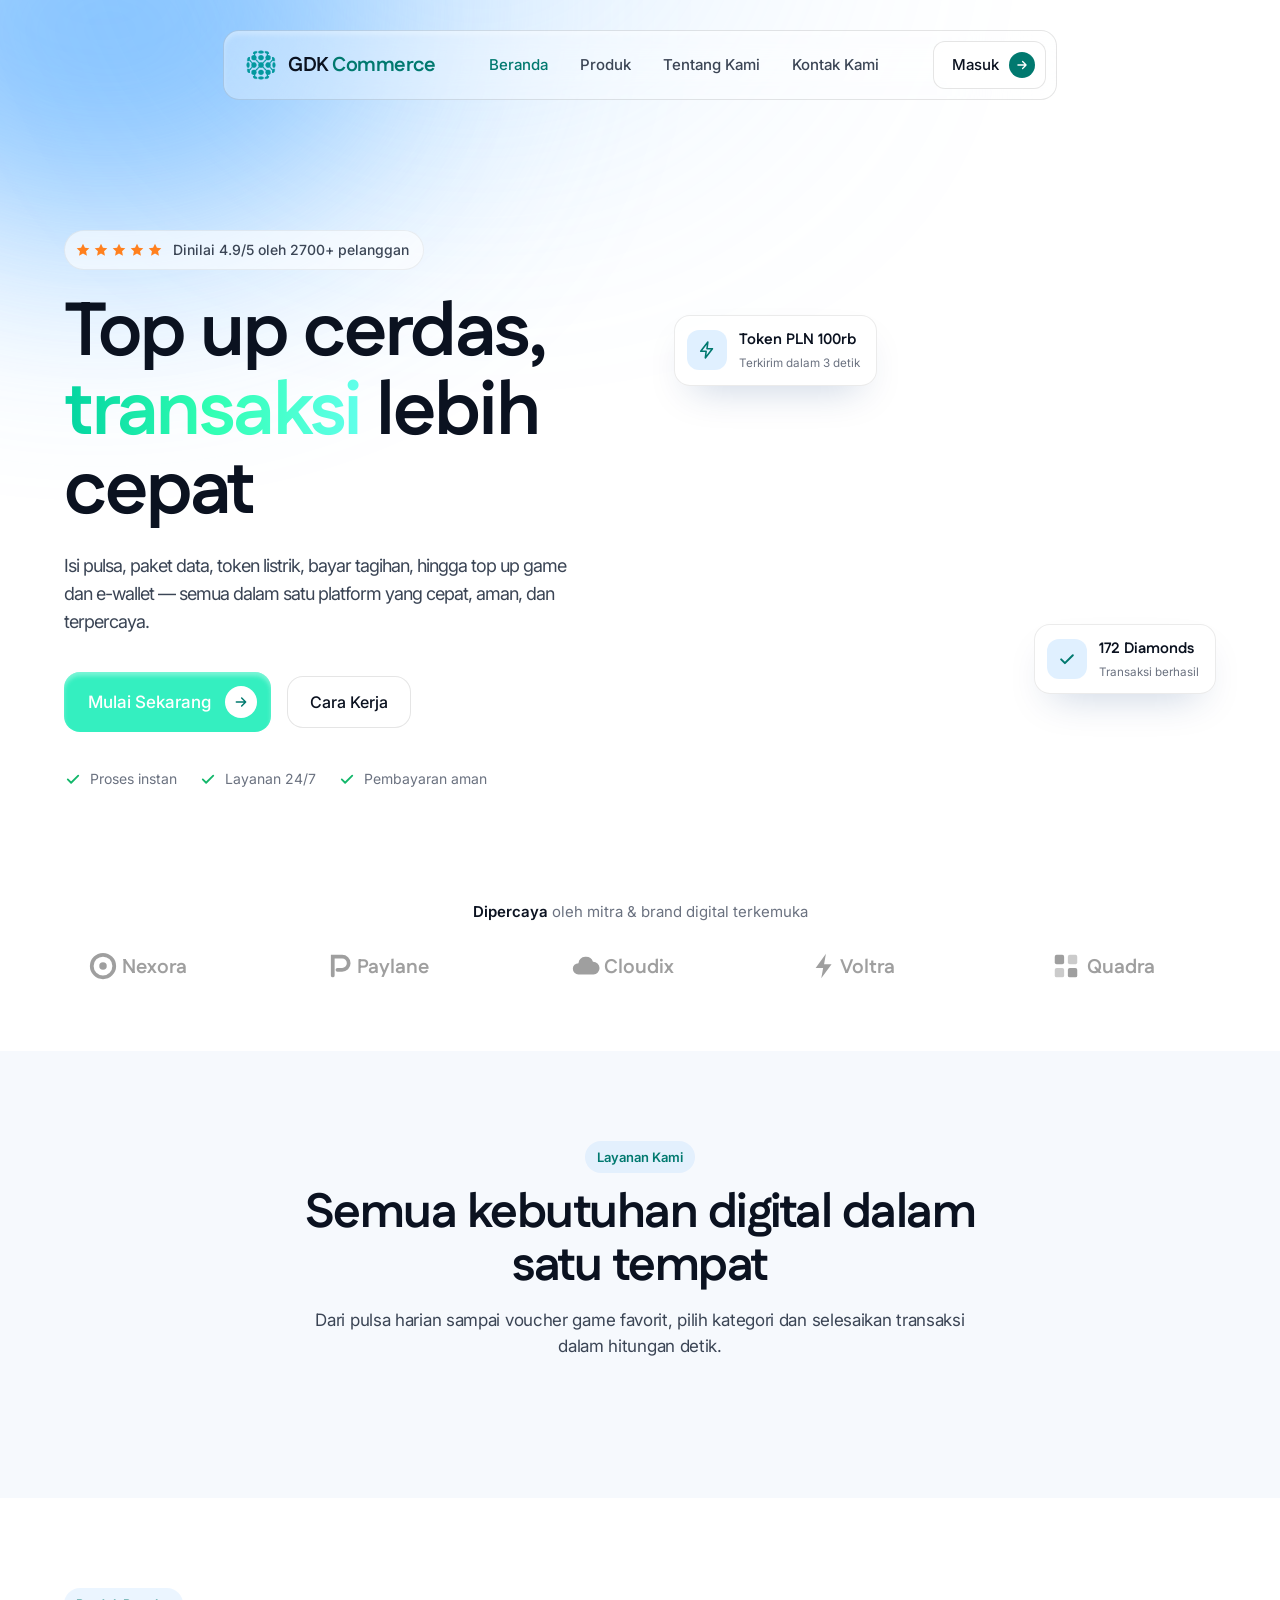
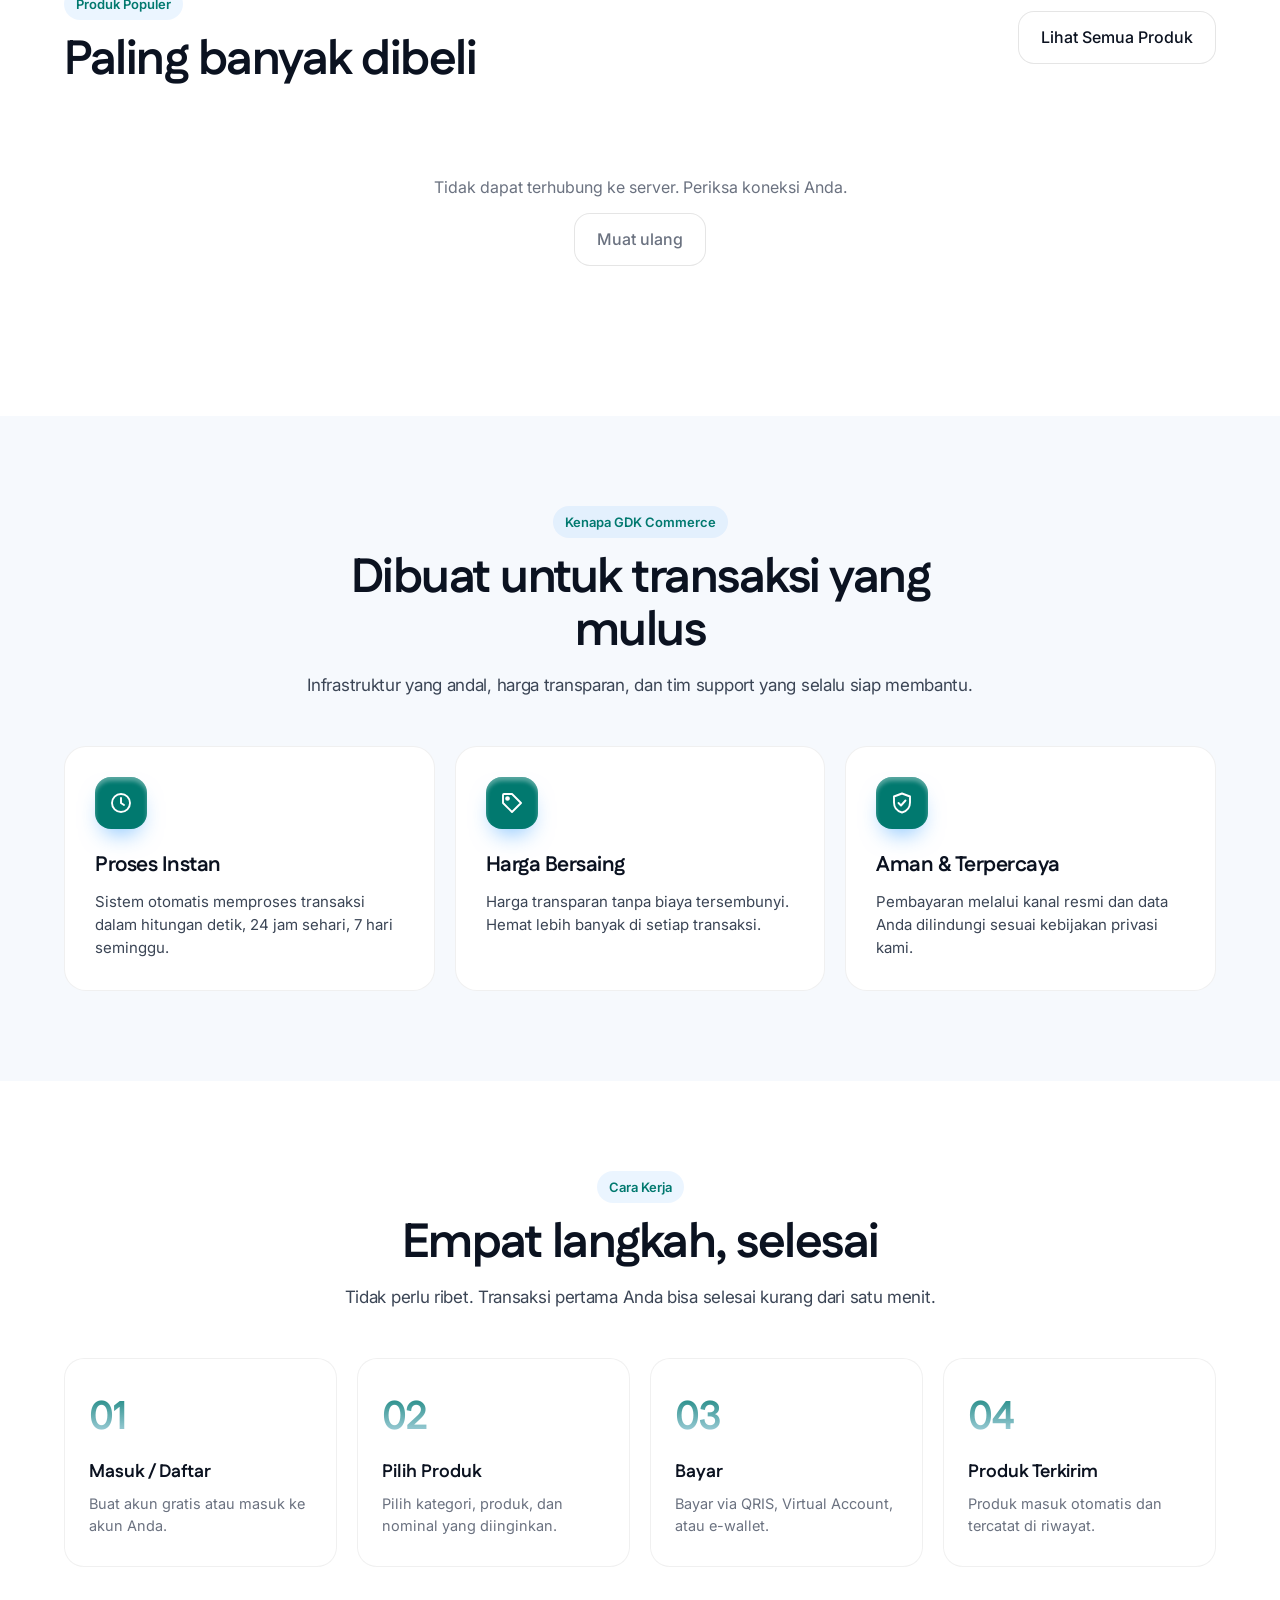
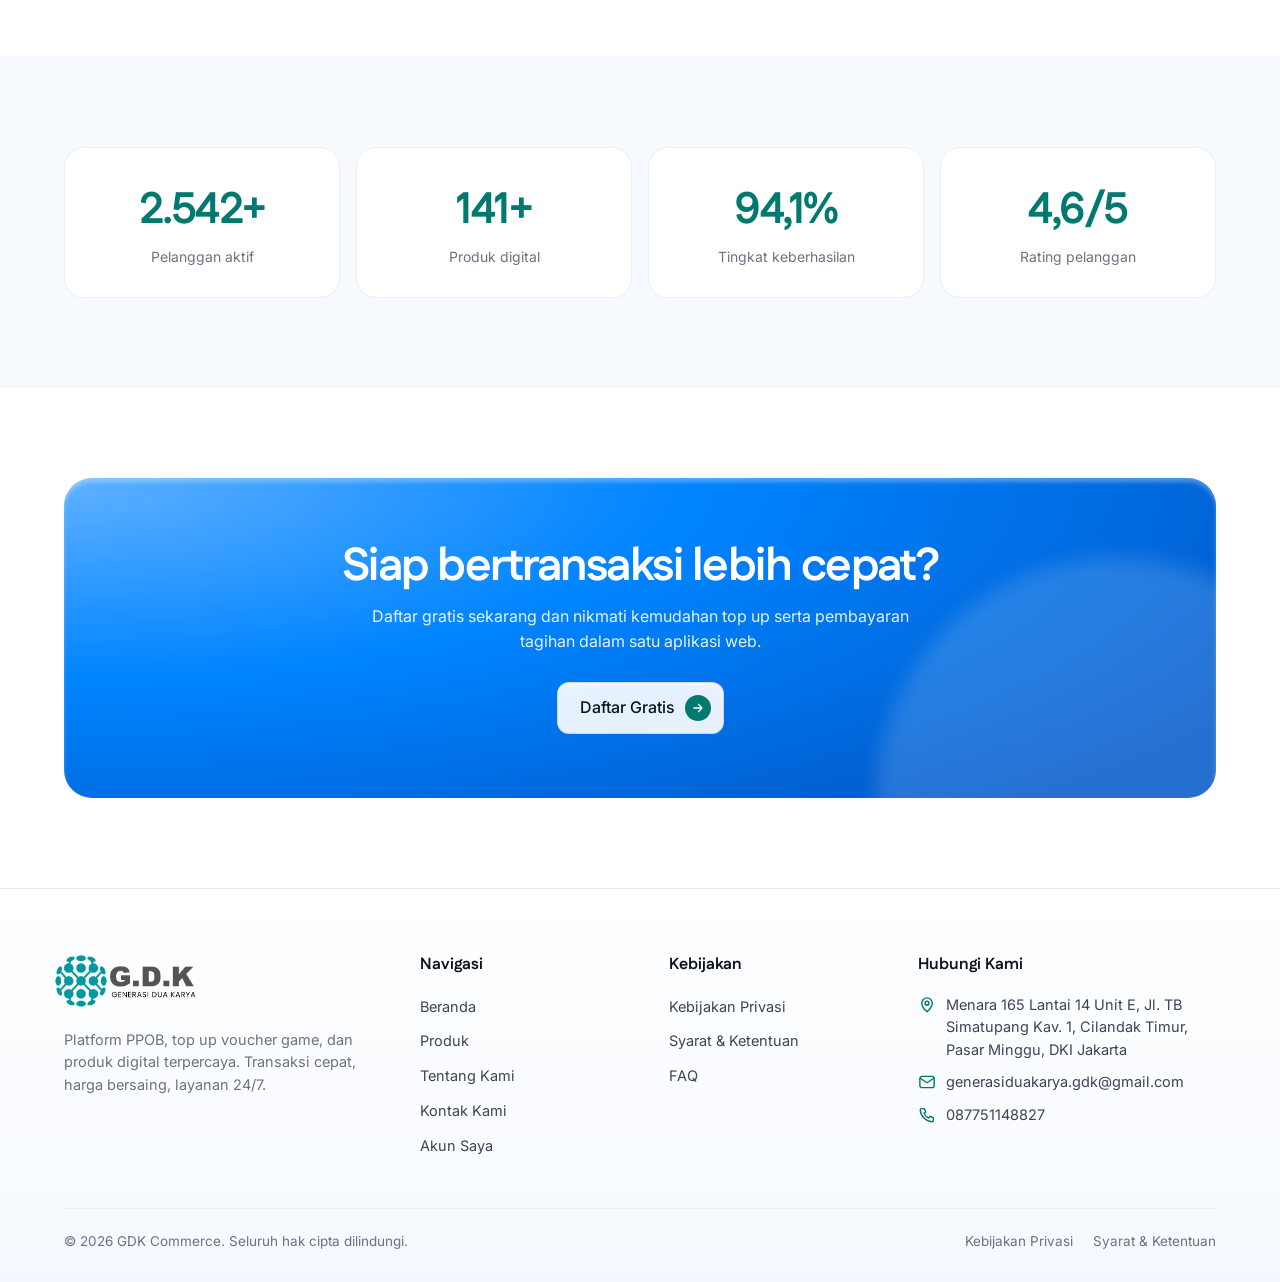
<file: index.html>
<!DOCTYPE html>
<html lang="id">
<head>
  <meta charset="UTF-8">
  <meta name="viewport" content="width=device-width, initial-scale=1.0">
  <title>GDK Commerce — PPOB, Top Up Voucher Game &amp; Produk Digital</title>
  <meta name="description" content="GDK Commerce: isi pulsa, paket data, token PLN, bayar tagihan, top up game dan e-wallet. Cepat, aman, harga bersaing, 24/7.">
  <meta property="og:title" content="GDK Commerce — PPOB &amp; Produk Digital">
  <meta property="og:description" content="Top up cerdas, transaksi lebih cepat. Pulsa, data, PLN, game, e-wallet & tagihan dalam satu platform.">
  <meta name="theme-color" content="#0084FF">
  <link rel="icon" href="favicon.png" type="image/png">
  <link rel="preconnect" href="https://fonts.googleapis.com">
  <link rel="preconnect" href="https://fonts.gstatic.com" crossorigin>
  <link href="https://fonts.googleapis.com/css2?family=Fustat:wght@500;600;700;800&family=Inter:wght@400;500;600&display=swap" rel="stylesheet">
  <link rel="stylesheet" href="assets/css/style.css">
</head>
<body data-page="home">
<div class="page">
  <!-- Background glow (top-left) -->
  <div class="bg-glow" aria-hidden="true"><span class="e1"></span><span class="e2"></span><span class="e3"></span></div>

  <div id="site-header"></div>

  <main>
    <!-- ================= HERO ================= -->
    <section class="hero">
      <div class="container">
        <div class="hero-grid">
          <!-- Hero Left -->
          <div>
            <div class="rating reveal">
              <span class="stars" aria-label="5 bintang">
                <svg viewBox="0 0 24 24" fill="currentColor"><path d="M12 2.5l2.9 6.1 6.6.8-4.9 4.6 1.3 6.6L12 17.3l-5.9 3.3 1.3-6.6L2.5 9.4l6.6-.8z"/></svg>
                <svg viewBox="0 0 24 24" fill="currentColor"><path d="M12 2.5l2.9 6.1 6.6.8-4.9 4.6 1.3 6.6L12 17.3l-5.9 3.3 1.3-6.6L2.5 9.4l6.6-.8z"/></svg>
                <svg viewBox="0 0 24 24" fill="currentColor"><path d="M12 2.5l2.9 6.1 6.6.8-4.9 4.6 1.3 6.6L12 17.3l-5.9 3.3 1.3-6.6L2.5 9.4l6.6-.8z"/></svg>
                <svg viewBox="0 0 24 24" fill="currentColor"><path d="M12 2.5l2.9 6.1 6.6.8-4.9 4.6 1.3 6.6L12 17.3l-5.9 3.3 1.3-6.6L2.5 9.4l6.6-.8z"/></svg>
                <svg viewBox="0 0 24 24" fill="currentColor"><path d="M12 2.5l2.9 6.1 6.6.8-4.9 4.6 1.3 6.6L12 17.3l-5.9 3.3 1.3-6.6L2.5 9.4l6.6-.8z"/></svg>
              </span>
              Dinilai 4.9/5 oleh 2700+ pelanggan
            </div>

            <h1 class="reveal d1">Top up cerdas, <span class="accent">transaksi</span> lebih cepat</h1>

            <p class="sub reveal d2">Isi pulsa, paket data, token listrik, bayar tagihan, hingga top up game dan e-wallet — semua dalam satu platform yang cepat, aman, dan terpercaya.</p>

            <div class="hero-cta reveal d3">
              <a href="produk.html" class="btn-primary">
                Mulai Sekarang
                <span class="arrow"><svg viewBox="0 0 24 24" fill="none" stroke="currentColor" stroke-width="2.2" stroke-linecap="round" stroke-linejoin="round"><path d="M5 12h14M13 6l6 6-6 6"/></svg></span>
              </a>
              <a href="#cara-kerja" class="btn-outline">Cara Kerja</a>
            </div>

            <div class="hero-meta reveal d4">
              <span><svg viewBox="0 0 24 24" fill="none" stroke="currentColor" stroke-width="2.4" stroke-linecap="round" stroke-linejoin="round"><path d="M5 12.5l4.5 4.5L19 7.5"/></svg>Proses instan</span>
              <span><svg viewBox="0 0 24 24" fill="none" stroke="currentColor" stroke-width="2.4" stroke-linecap="round" stroke-linejoin="round"><path d="M5 12.5l4.5 4.5L19 7.5"/></svg>Layanan 24/7</span>
              <span><svg viewBox="0 0 24 24" fill="none" stroke="currentColor" stroke-width="2.4" stroke-linecap="round" stroke-linejoin="round"><path d="M5 12.5l4.5 4.5L19 7.5"/></svg>Pembayaran aman</span>
            </div>
          </div>

          <!-- Hero Right: Glassy Orb -->
          <div class="orb-wrap">
            <video src="https://future.co/images/homepage/glassy-orb/orb-purple.webm" autoplay loop muted playsinline preload="auto" aria-hidden="true"></video>
            <div class="orb-fallback" aria-hidden="true"></div>

            <div class="float-card c1">
              <span class="ic"><svg viewBox="0 0 24 24" fill="none" stroke="currentColor" stroke-width="1.9" stroke-linejoin="round"><path d="M13 2.5L4.5 13.5H11l-1 8 8.5-11H12z"/></svg></span>
              <div><b>Token PLN 100rb</b><small>Terkirim dalam 3 detik</small></div>
            </div>
            <div class="float-card c2">
              <span class="ic"><svg viewBox="0 0 24 24" fill="none" stroke="currentColor" stroke-width="2.4" stroke-linecap="round" stroke-linejoin="round"><path d="M5 12.5l4.5 4.5L19 7.5"/></svg></span>
              <div><b>172 Diamonds</b><small>Transaksi berhasil</small></div>
            </div>
          </div>
        </div>
      </div>
    </section>

    <!-- ================= TRUSTED LOGOS ================= -->
    <section class="trusted">
      <div class="container">
        <p class="reveal"><b>Dipercaya</b> oleh mitra &amp; brand digital terkemuka</p>
        <div class="logo-row reveal d1" aria-label="Logo mitra">
          <svg viewBox="0 0 150 32" aria-label="Nexora"><circle cx="16" cy="16" r="12" fill="none" stroke="currentColor" stroke-width="4"/><circle cx="16" cy="16" r="4" fill="currentColor"/><text x="36" y="23" font-family="Fustat, Inter, sans-serif" font-weight="700" font-size="21" fill="currentColor">Nexora</text></svg>
          <svg viewBox="0 0 150 32" aria-label="Paylane"><path d="M4 26V6h10a7 7 0 010 14H9" fill="none" stroke="currentColor" stroke-width="4" stroke-linecap="round"/><text x="30" y="23" font-family="Fustat, Inter, sans-serif" font-weight="700" font-size="21" fill="currentColor">Paylane</text></svg>
          <svg viewBox="0 0 150 32" aria-label="Cloudix"><path d="M9 25a6 6 0 010-12 8 8 0 0115.5-1.5A5.5 5.5 0 0125 25z" fill="currentColor"/><text x="36" y="23" font-family="Fustat, Inter, sans-serif" font-weight="700" font-size="21" fill="currentColor">Cloudix</text></svg>
          <svg viewBox="0 0 150 32" aria-label="Voltra"><path d="M17 3L6 18h8l-2 11 11-15h-8z" fill="currentColor"/><text x="32" y="23" font-family="Fustat, Inter, sans-serif" font-weight="700" font-size="21" fill="currentColor">Voltra</text></svg>
          <svg viewBox="0 0 150 32" aria-label="Quadra"><rect x="4" y="4" width="10" height="10" rx="2" fill="currentColor"/><rect x="18" y="4" width="10" height="10" rx="2" fill="currentColor" opacity=".55"/><rect x="4" y="18" width="10" height="10" rx="2" fill="currentColor" opacity=".55"/><rect x="18" y="18" width="10" height="10" rx="2" fill="currentColor"/><text x="38" y="23" font-family="Fustat, Inter, sans-serif" font-weight="700" font-size="21" fill="currentColor">Quadra</text></svg>
        </div>
      </div>
    </section>

    <!-- ================= KATEGORI ================= -->
    <section class="section soft">
      <div class="container">
        <div class="section-head reveal">
          <span class="eyebrow">Layanan Kami</span>
          <h2>Semua kebutuhan digital dalam satu tempat</h2>
          <p>Dari pulsa harian sampai voucher game favorit, pilih kategori dan selesaikan transaksi dalam hitungan detik.</p>
        </div>
        <div class="cat-grid" id="homeCats"></div>
      </div>
    </section>

    <!-- ================= PRODUK POPULER ================= -->
    <section class="section">
      <div class="container">
        <div class="toolbar reveal">
          <div>
            <span class="eyebrow">Produk Populer</span>
            <h2 class="h2" style="margin:0">Paling banyak dibeli</h2>
          </div>
          <a href="produk.html" class="btn-outline">Lihat Semua Produk</a>
        </div>
        <div class="prod-grid" id="homePopular"></div>
      </div>
    </section>

    <!-- ================= PRODUK DIGITAL ================= -->
    <section class="section" style="padding-top:20px">
      <div class="container">
        <div class="toolbar reveal">
          <div>
            <span class="eyebrow">Produk Digital</span>
            <h2 class="h2" style="margin:0">Game, plugin &amp; software pilihan</h2>
          </div>
          <a href="toko.html" class="btn-outline">Lihat Toko Digital</a>
        </div>
        <div class="dg-grid" id="homeDigital"></div>
      </div>
    </section>

    <!-- ================= KEUNGGULAN ================= -->
    <section class="section soft">
      <div class="container">
        <div class="section-head reveal">
          <span class="eyebrow">Kenapa GDK Commerce</span>
          <h2>Dibuat untuk transaksi yang mulus</h2>
          <p>Infrastruktur yang andal, harga transparan, dan tim support yang selalu siap membantu.</p>
        </div>
        <div class="feat-grid">
          <div class="feat reveal d1">
            <div class="ic"><svg viewBox="0 0 24 24" fill="none" stroke="currentColor" stroke-width="1.9" stroke-linecap="round"><circle cx="12" cy="12" r="9"/><path d="M12 7v5l3 2"/></svg></div>
            <h3>Proses Instan</h3>
            <p>Sistem otomatis memproses transaksi dalam hitungan detik, 24 jam sehari, 7 hari seminggu.</p>
          </div>
          <div class="feat reveal d2">
            <div class="ic"><svg viewBox="0 0 24 24" fill="none" stroke="currentColor" stroke-width="1.9" stroke-linejoin="round"><path d="M3 12V4a1 1 0 011-1h8l9 9-9 9z"/><circle cx="7.5" cy="7.5" r="1.4" fill="currentColor"/></svg></div>
            <h3>Harga Bersaing</h3>
            <p>Harga transparan tanpa biaya tersembunyi. Hemat lebih banyak di setiap transaksi.</p>
          </div>
          <div class="feat reveal d3">
            <div class="ic"><svg viewBox="0 0 24 24" fill="none" stroke="currentColor" stroke-width="1.9" stroke-linejoin="round"><path d="M12 2.5l8 3v6c0 5-3.4 8.7-8 10-4.6-1.3-8-5-8-10v-6z"/><path d="M8.5 12l2.5 2.5 4.5-5" stroke-linecap="round"/></svg></div>
            <h3>Aman &amp; Terpercaya</h3>
            <p>Pembayaran melalui kanal resmi dan data Anda dilindungi sesuai kebijakan privasi kami.</p>
          </div>
        </div>
      </div>
    </section>

    <!-- ================= CARA KERJA ================= -->
    <section class="section" id="cara-kerja">
      <div class="container">
        <div class="section-head reveal">
          <span class="eyebrow">Cara Kerja</span>
          <h2>Empat langkah, selesai</h2>
          <p>Tidak perlu ribet. Transaksi pertama Anda bisa selesai kurang dari satu menit.</p>
        </div>
        <div class="steps">
          <div class="step reveal d1"><h3>Masuk / Daftar</h3><p>Buat akun gratis atau masuk ke akun Anda.</p></div>
          <div class="step reveal d2"><h3>Pilih Produk</h3><p>Pilih kategori, produk, dan nominal yang diinginkan.</p></div>
          <div class="step reveal d3"><h3>Bayar</h3><p>Bayar via QRIS, Virtual Account, atau e-wallet.</p></div>
          <div class="step reveal d4"><h3>Produk Terkirim</h3><p>Produk masuk otomatis dan tercatat di riwayat.</p></div>
        </div>
      </div>
    </section>

    <!-- ================= STATS ================= -->
    <section class="section soft">
      <div class="container">
        <div class="stats">
          <div class="stat reveal d1"><b data-count="2700" data-suffix="+">0</b><span>Pelanggan aktif</span></div>
          <div class="stat reveal d2"><b data-count="150" data-suffix="+">0</b><span>Produk digital</span></div>
          <div class="stat reveal d3"><b data-count="99.9" data-suffix="%">0</b><span>Tingkat keberhasilan</span></div>
          <div class="stat reveal d4"><b data-count="4.9" data-suffix="/5">0</b><span>Rating pelanggan</span></div>
        </div>
      </div>
    </section>

    <!-- ================= CTA ================= -->
    <section class="section">
      <div class="container">
        <div class="cta-band reveal">
          <h2>Siap bertransaksi lebih cepat?</h2>
          <p>Daftar gratis sekarang dan nikmati kemudahan top up serta pembayaran tagihan dalam satu aplikasi web.</p>
          <a href="login.html?mode=daftar" class="btn-glass">Daftar Gratis <span class="arrow"><svg viewBox="0 0 24 24" fill="none" stroke="currentColor" stroke-width="2.2" stroke-linecap="round" stroke-linejoin="round"><path d="M5 12h14M13 6l6 6-6 6"/></svg></span></a>
        </div>
      </div>
    </section>
  </main>

  <div id="site-footer"></div>
</div>

<script src="assets/js/app.js"></script>
<script src="assets/js/digital.js"></script>
</body>
</html>
</file>
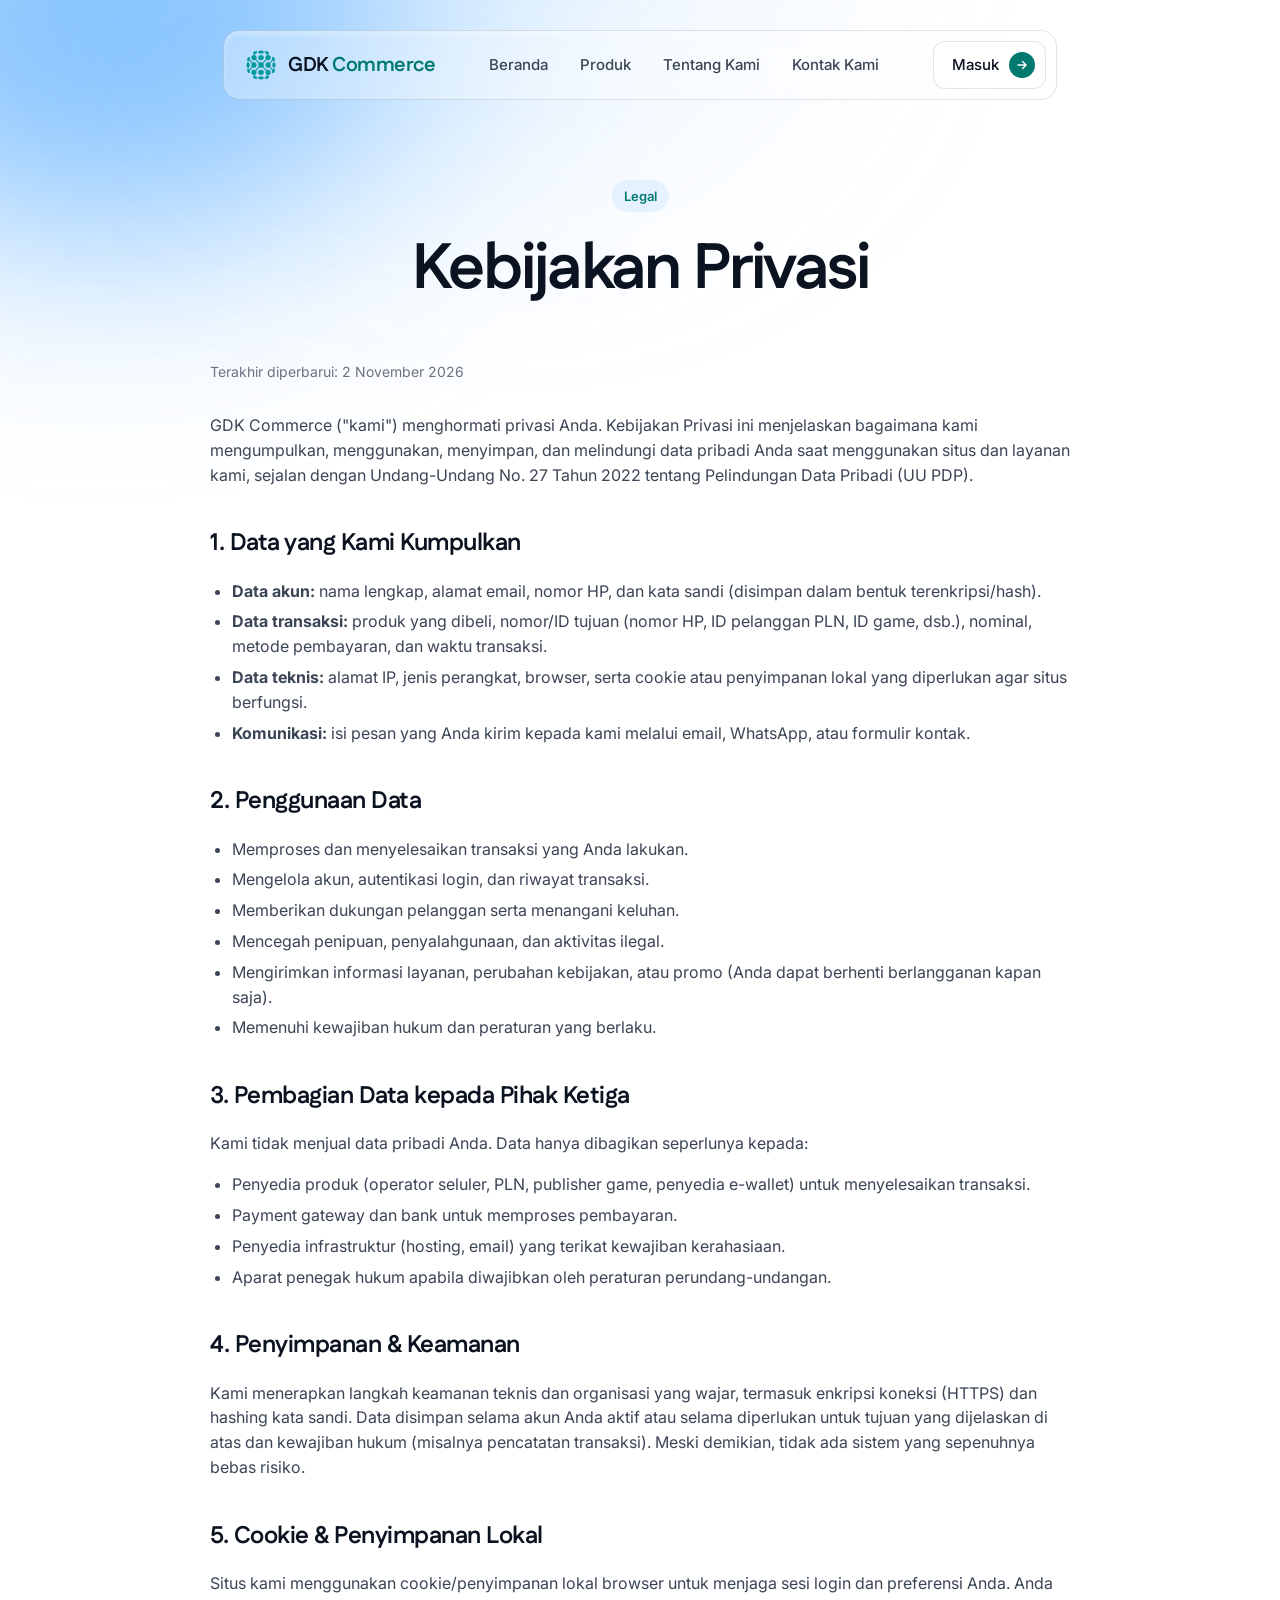
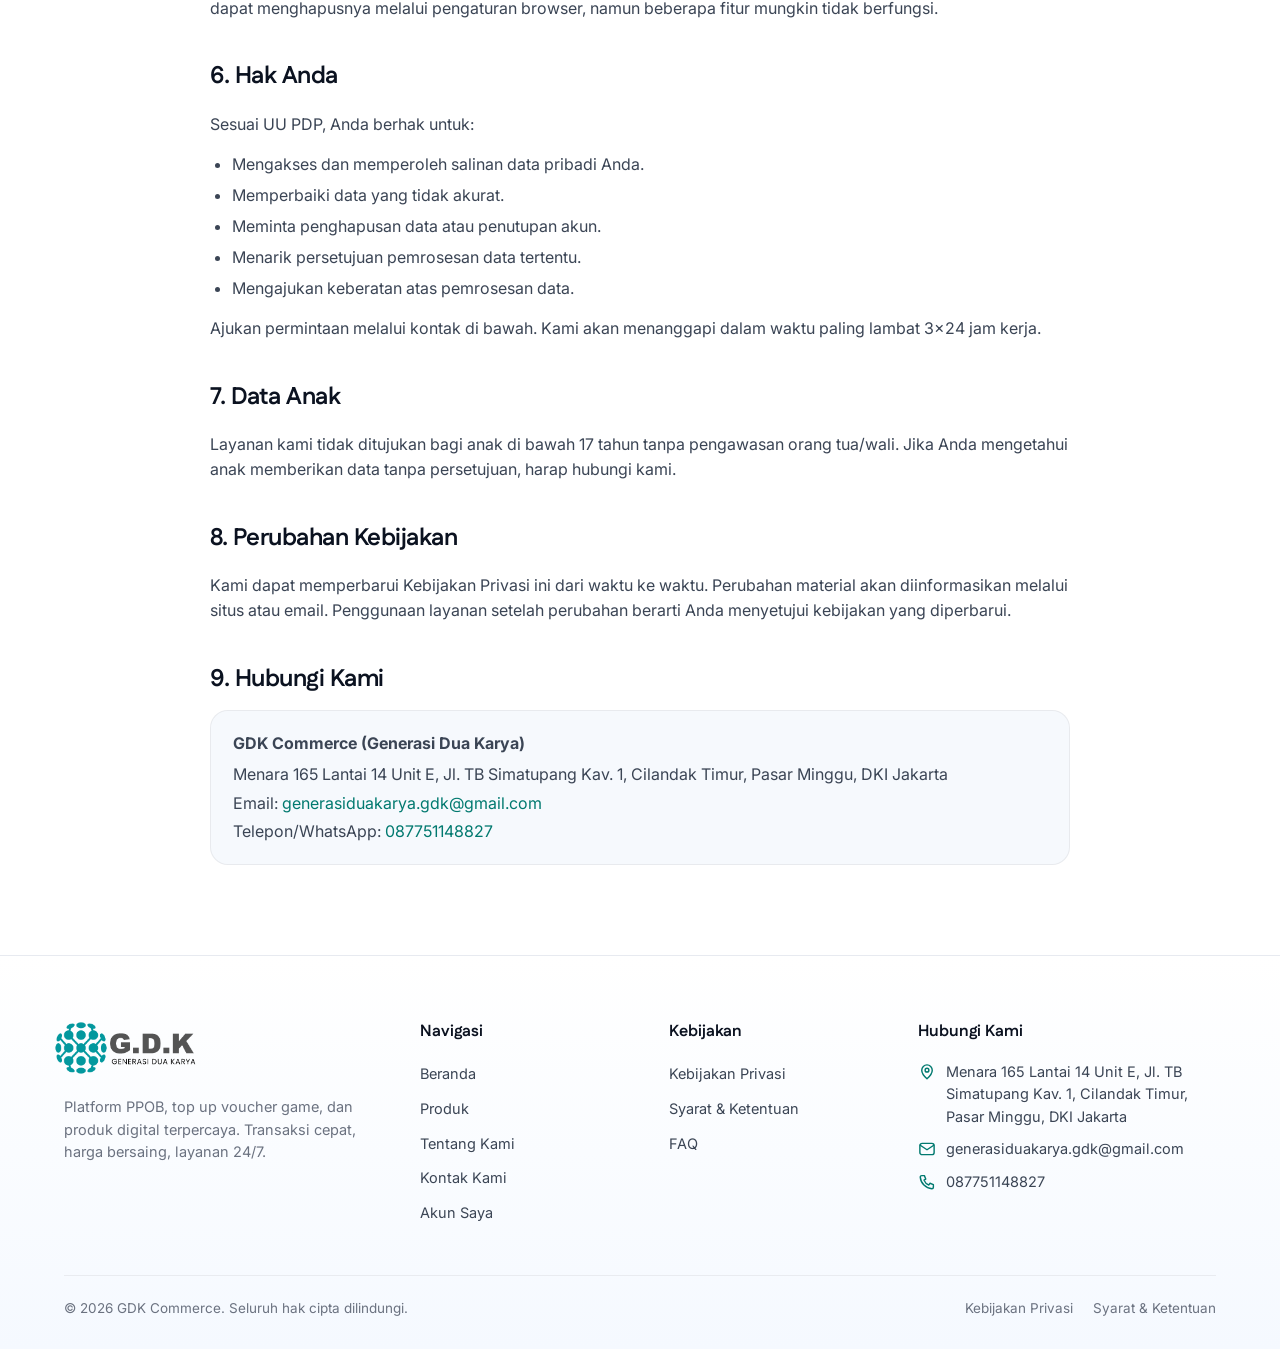
<file: kebijakan-privasi.html>
<!DOCTYPE html>
<html lang="id">
<head>
  <meta charset="UTF-8">
  <meta name="viewport" content="width=device-width, initial-scale=1.0">
  <title>Kebijakan Privasi — GDK Commerce</title>
  <meta name="description" content="Kebijakan Privasi GDK Commerce tentang pengumpulan, penggunaan dan perlindungan data pribadi.">
  <meta name="theme-color" content="#0084FF">
  <link rel="icon" href="favicon.png" type="image/png">
  <link rel="preconnect" href="https://fonts.googleapis.com">
  <link rel="preconnect" href="https://fonts.gstatic.com" crossorigin>
  <link href="https://fonts.googleapis.com/css2?family=Fustat:wght@500;600;700;800&family=Inter:wght@400;500;600&display=swap" rel="stylesheet">
  <link rel="stylesheet" href="assets/css/style.css">
</head>
<body data-page="privasi">
<div class="page">
  <div class="bg-glow" aria-hidden="true"><span class="e1"></span><span class="e2"></span><span class="e3"></span></div>
  <div id="site-header"></div>
  <main>
    <section class="page-hero">
      <div class="container">
        <span class="eyebrow reveal">Legal</span>
        <h1 class="reveal d1">Kebijakan Privasi</h1>
      </div>
    </section>
    <section>
      <div class="container">
        <article class="legal reveal d2">
          <p class="updated">Terakhir diperbarui: 2 November 2026</p>
          <p>GDK Commerce ("kami") menghormati privasi Anda. Kebijakan Privasi ini menjelaskan bagaimana kami mengumpulkan, menggunakan, menyimpan, dan melindungi data pribadi Anda saat menggunakan situs dan layanan kami, sejalan dengan Undang-Undang No. 27 Tahun 2022 tentang Pelindungan Data Pribadi (UU PDP).</p>

          <h2>1. Data yang Kami Kumpulkan</h2>
          <ul>
            <li><b>Data akun:</b> nama lengkap, alamat email, nomor HP, dan kata sandi (disimpan dalam bentuk terenkripsi/hash).</li>
            <li><b>Data transaksi:</b> produk yang dibeli, nomor/ID tujuan (nomor HP, ID pelanggan PLN, ID game, dsb.), nominal, metode pembayaran, dan waktu transaksi.</li>
            <li><b>Data teknis:</b> alamat IP, jenis perangkat, browser, serta cookie atau penyimpanan lokal yang diperlukan agar situs berfungsi.</li>
            <li><b>Komunikasi:</b> isi pesan yang Anda kirim kepada kami melalui email, WhatsApp, atau formulir kontak.</li>
          </ul>

          <h2>2. Penggunaan Data</h2>
          <ul>
            <li>Memproses dan menyelesaikan transaksi yang Anda lakukan.</li>
            <li>Mengelola akun, autentikasi login, dan riwayat transaksi.</li>
            <li>Memberikan dukungan pelanggan serta menangani keluhan.</li>
            <li>Mencegah penipuan, penyalahgunaan, dan aktivitas ilegal.</li>
            <li>Mengirimkan informasi layanan, perubahan kebijakan, atau promo (Anda dapat berhenti berlangganan kapan saja).</li>
            <li>Memenuhi kewajiban hukum dan peraturan yang berlaku.</li>
          </ul>

          <h2>3. Pembagian Data kepada Pihak Ketiga</h2>
          <p>Kami tidak menjual data pribadi Anda. Data hanya dibagikan seperlunya kepada:</p>
          <ul>
            <li>Penyedia produk (operator seluler, PLN, publisher game, penyedia e-wallet) untuk menyelesaikan transaksi.</li>
            <li>Payment gateway dan bank untuk memproses pembayaran.</li>
            <li>Penyedia infrastruktur (hosting, email) yang terikat kewajiban kerahasiaan.</li>
            <li>Aparat penegak hukum apabila diwajibkan oleh peraturan perundang-undangan.</li>
          </ul>

          <h2>4. Penyimpanan &amp; Keamanan</h2>
          <p>Kami menerapkan langkah keamanan teknis dan organisasi yang wajar, termasuk enkripsi koneksi (HTTPS) dan hashing kata sandi. Data disimpan selama akun Anda aktif atau selama diperlukan untuk tujuan yang dijelaskan di atas dan kewajiban hukum (misalnya pencatatan transaksi). Meski demikian, tidak ada sistem yang sepenuhnya bebas risiko.</p>

          <h2>5. Cookie &amp; Penyimpanan Lokal</h2>
          <p>Situs kami menggunakan cookie/penyimpanan lokal browser untuk menjaga sesi login dan preferensi Anda. Anda dapat menghapusnya melalui pengaturan browser, namun beberapa fitur mungkin tidak berfungsi.</p>

          <h2>6. Hak Anda</h2>
          <p>Sesuai UU PDP, Anda berhak untuk:</p>
          <ul>
            <li>Mengakses dan memperoleh salinan data pribadi Anda.</li>
            <li>Memperbaiki data yang tidak akurat.</li>
            <li>Meminta penghapusan data atau penutupan akun.</li>
            <li>Menarik persetujuan pemrosesan data tertentu.</li>
            <li>Mengajukan keberatan atas pemrosesan data.</li>
          </ul>
          <p>Ajukan permintaan melalui kontak di bawah. Kami akan menanggapi dalam waktu paling lambat 3×24 jam kerja.</p>

          <h2>7. Data Anak</h2>
          <p>Layanan kami tidak ditujukan bagi anak di bawah 17 tahun tanpa pengawasan orang tua/wali. Jika Anda mengetahui anak memberikan data tanpa persetujuan, harap hubungi kami.</p>

          <h2>8. Perubahan Kebijakan</h2>
          <p>Kami dapat memperbarui Kebijakan Privasi ini dari waktu ke waktu. Perubahan material akan diinformasikan melalui situs atau email. Penggunaan layanan setelah perubahan berarti Anda menyetujui kebijakan yang diperbarui.</p>

          <h2>9. Hubungi Kami</h2>
          <div class="box">
            <p style="margin:0 0 6px"><b>GDK Commerce (Generasi Dua Karya)</b></p>
            <p style="margin:0 0 4px" data-site="address"></p>
            <p style="margin:0 0 4px">Email: <a data-site="email" href="#"></a></p>
            <p style="margin:0">Telepon/WhatsApp: <a data-site="phone" href="#"></a></p>
          </div>
        </article>
      </div>
    </section>
  </main>
  <div id="site-footer"></div>
</div>
<script src="assets/js/app.js"></script>
</body>
</html>
</file>
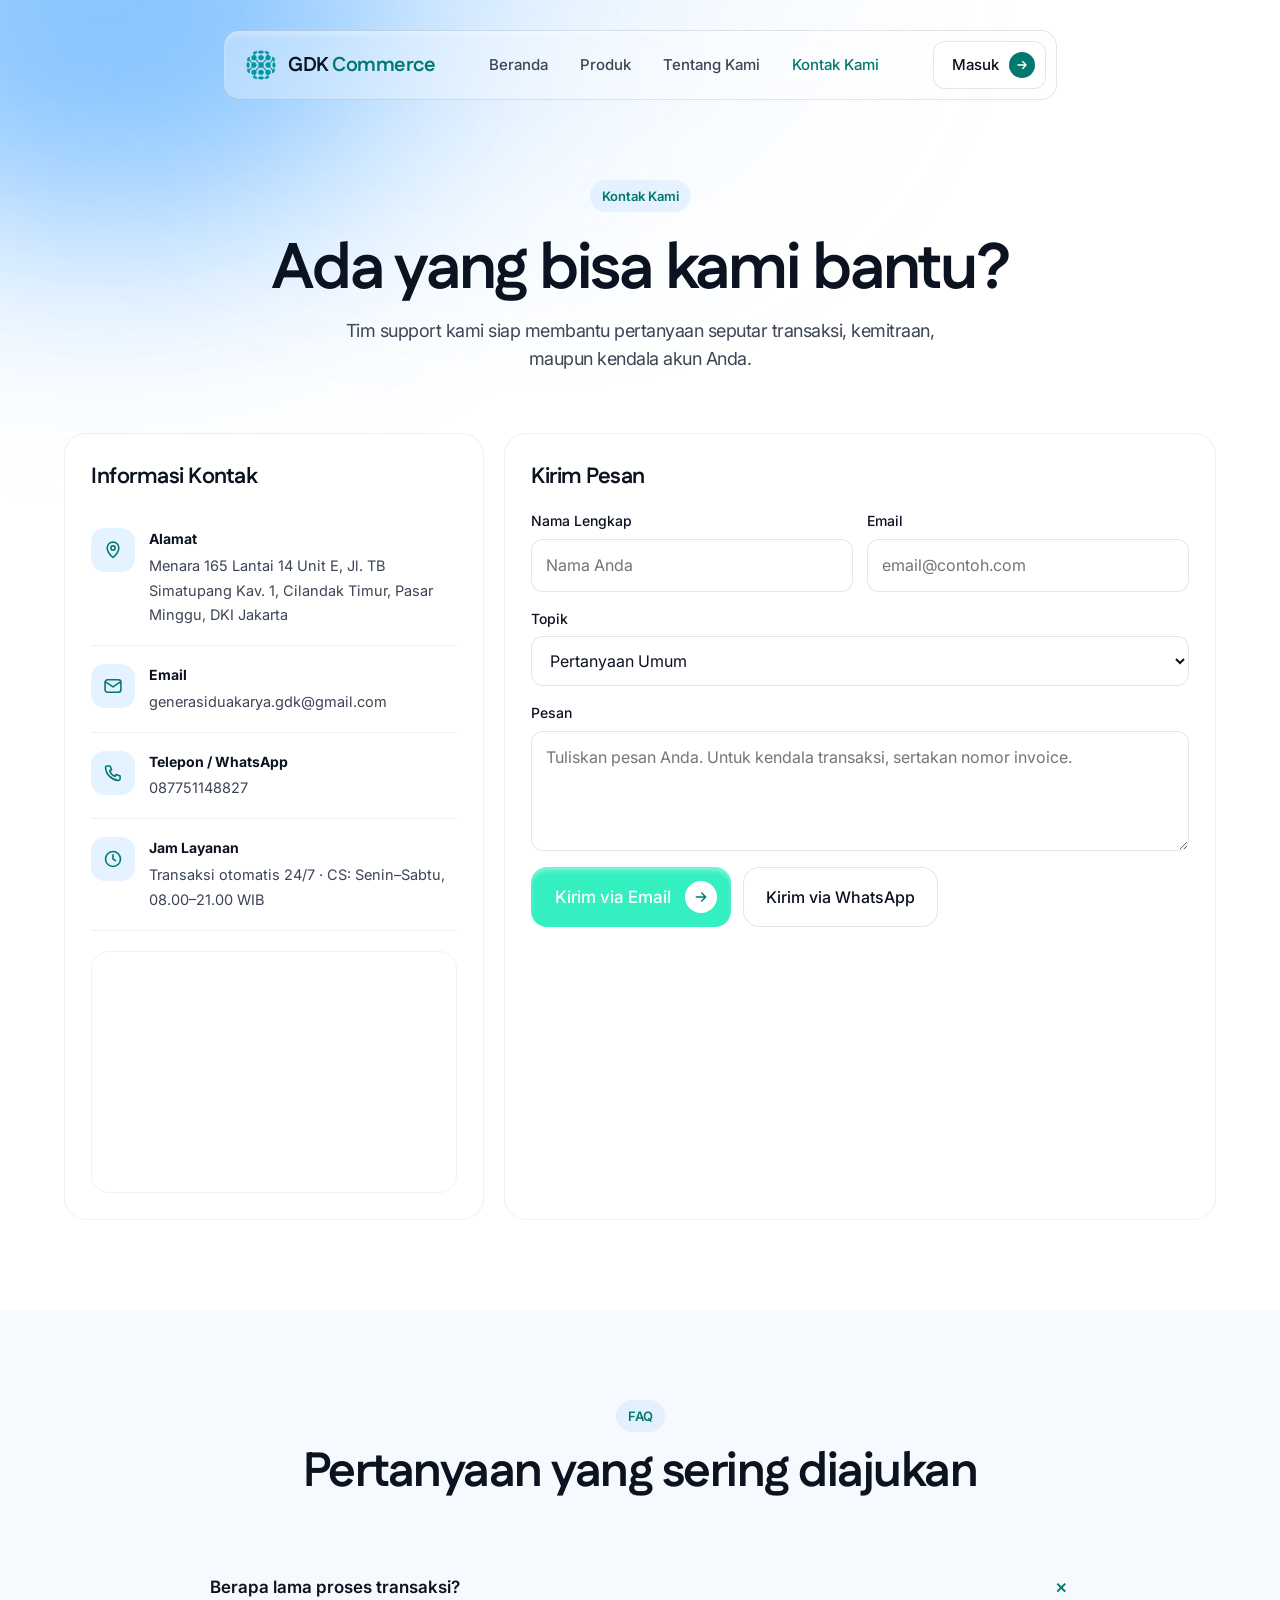
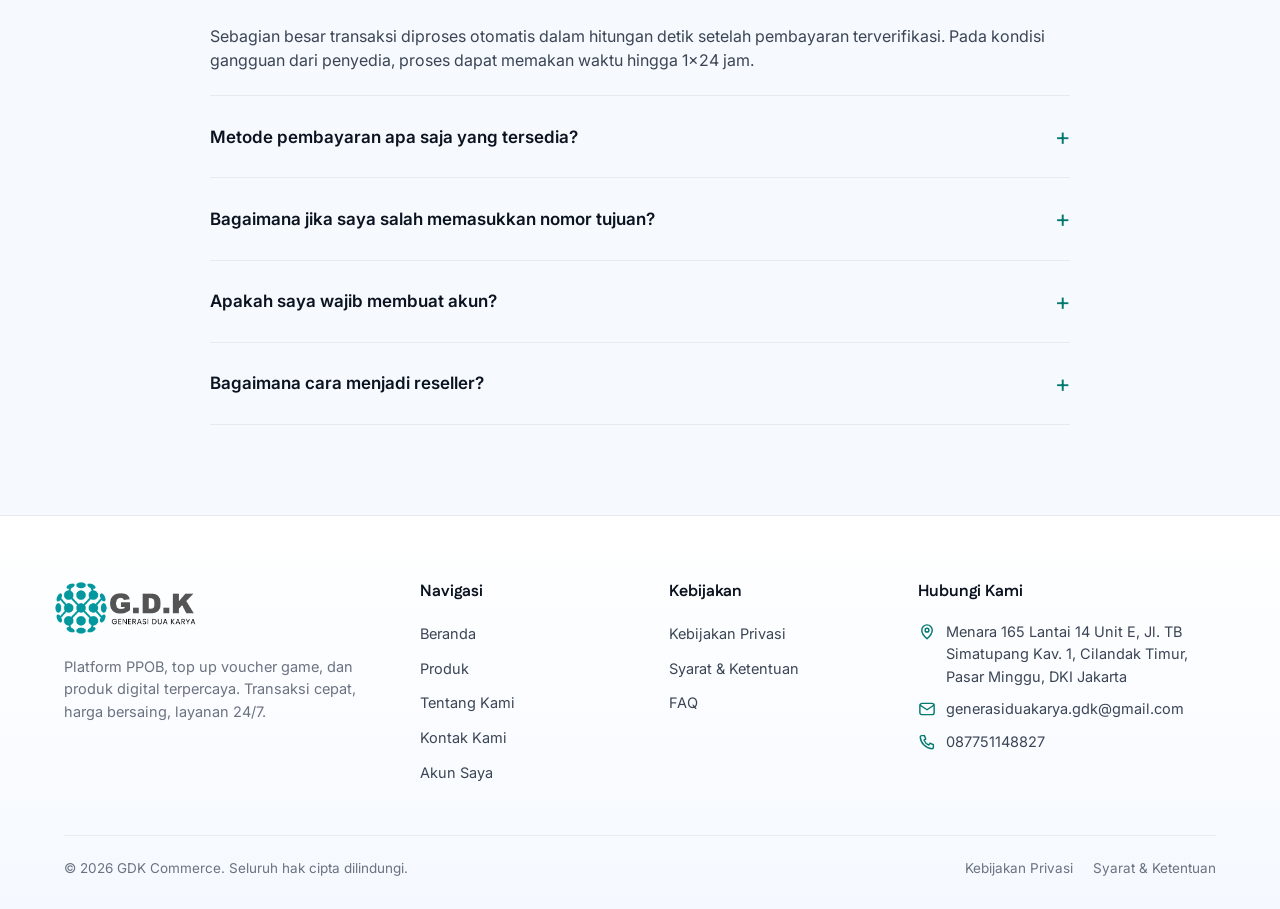
<file: kontak.html>
<!DOCTYPE html>
<html lang="id">
<head>
  <meta charset="UTF-8">
  <meta name="viewport" content="width=device-width, initial-scale=1.0">
  <title>Kontak Kami — GDK Commerce</title>
  <meta name="description" content="Hubungi GDK Commerce: alamat, email, telepon dan WhatsApp customer service.">
  <meta name="theme-color" content="#0084FF">
  <link rel="icon" href="favicon.png" type="image/png">
  <link rel="preconnect" href="https://fonts.googleapis.com">
  <link rel="preconnect" href="https://fonts.gstatic.com" crossorigin>
  <link href="https://fonts.googleapis.com/css2?family=Fustat:wght@500;600;700;800&family=Inter:wght@400;500;600&display=swap" rel="stylesheet">
  <link rel="stylesheet" href="assets/css/style.css">
</head>
<body data-page="kontak">
<div class="page">
  <div class="bg-glow" aria-hidden="true"><span class="e1"></span><span class="e2"></span><span class="e3"></span></div>
  <div id="site-header"></div>
  <main>
    <section class="page-hero">
      <div class="container">
        <span class="eyebrow reveal">Kontak Kami</span>
        <h1 class="reveal d1">Ada yang bisa kami bantu?</h1>
        <p class="reveal d2">Tim support kami siap membantu pertanyaan seputar transaksi, kemitraan, maupun kendala akun Anda.</p>
      </div>
    </section>

    <section class="section" style="padding-top:30px">
      <div class="container contact-grid">
        <div class="panel reveal">
          <h2>Informasi Kontak</h2>
          <div class="info-item"><span class="ic"><svg viewBox="0 0 24 24" fill="none" stroke="currentColor" stroke-width="1.9" stroke-linecap="round" stroke-linejoin="round"><path d="M12 21s-7-6.2-7-11.5a7 7 0 0114 0C19 14.8 12 21 12 21z"/><circle cx="12" cy="9.5" r="2.5"/></svg></span><div><b>Alamat</b><span data-site="address"></span></div></div>
          <div class="info-item"><span class="ic"><svg viewBox="0 0 24 24" fill="none" stroke="currentColor" stroke-width="1.9" stroke-linecap="round" stroke-linejoin="round"><rect x="2.5" y="4.5" width="19" height="15" rx="3"/><path d="M3 7l9 6 9-6"/></svg></span><div><b>Email</b><a data-site="email" href="#"></a></div></div>
          <div class="info-item"><span class="ic"><svg viewBox="0 0 24 24" fill="none" stroke="currentColor" stroke-width="1.9" stroke-linecap="round" stroke-linejoin="round"><path d="M5 3.5h3.5l1.8 4.6-2.3 1.4a11 11 0 006.5 6.5l1.4-2.3 4.6 1.8V19a2 2 0 01-2 2A17 17 0 013 5.5a2 2 0 012-2z"/></svg></span><div><b>Telepon / WhatsApp</b><a data-site="phone" href="#"></a></div></div>
          <div class="info-item"><span class="ic"><svg viewBox="0 0 24 24" fill="none" stroke="currentColor" stroke-width="1.9" stroke-linecap="round"><circle cx="12" cy="12" r="9"/><path d="M12 7v5l3 2"/></svg></span><div><b>Jam Layanan</b><span>Transaksi otomatis 24/7 · CS: Senin–Sabtu, 08.00–21.00 WIB</span></div></div>
          <div class="map">
            <iframe title="Lokasi GDK Commerce" loading="lazy" referrerpolicy="no-referrer-when-downgrade" src="https://maps.google.com/maps?q=Menara%20165%20Jakarta&t=&z=16&ie=UTF8&iwloc=&output=embed"></iframe>
          </div>
        </div>

        <div class="panel reveal d1">
          <h2>Kirim Pesan</h2>
          <form id="contactForm" novalidate>
            <div class="row-2">
              <div class="field"><label for="cName">Nama Lengkap</label><input id="cName" name="name" autocomplete="name" placeholder="Nama Anda"><span class="err">Nama minimal 2 karakter</span></div>
              <div class="field"><label for="cEmail">Email</label><input id="cEmail" name="email" type="email" autocomplete="email" placeholder="email@contoh.com"><span class="err">Email tidak valid</span></div>
            </div>
            <div class="field"><label for="cSubject">Topik</label>
              <select id="cSubject" name="subject">
                <option>Pertanyaan Umum</option><option>Kendala Transaksi</option><option>Kemitraan / Reseller</option><option>Akun &amp; Keamanan</option><option>Lainnya</option>
              </select>
            </div>
            <div class="field"><label for="cMsg">Pesan</label><textarea id="cMsg" name="message" placeholder="Tuliskan pesan Anda. Untuk kendala transaksi, sertakan nomor invoice."></textarea><span class="err">Pesan minimal 10 karakter</span></div>
            <div style="display:flex;flex-wrap:wrap;gap:12px">
              <button type="submit" class="btn-primary">Kirim via Email <span class="arrow"><svg viewBox="0 0 24 24" fill="none" stroke="currentColor" stroke-width="2.2" stroke-linecap="round" stroke-linejoin="round"><path d="M5 12h14M13 6l6 6-6 6"/></svg></span></button>
              <button type="submit" class="btn-outline" data-channel="wa">Kirim via WhatsApp</button>
            </div>
          </form>
        </div>
      </div>
    </section>

    <section class="section soft" id="faq">
      <div class="container">
        <div class="section-head reveal"><span class="eyebrow">FAQ</span><h2>Pertanyaan yang sering diajukan</h2></div>
        <div class="faq reveal d1">
          <details open><summary>Berapa lama proses transaksi?</summary><p>Sebagian besar transaksi diproses otomatis dalam hitungan detik setelah pembayaran terverifikasi. Pada kondisi gangguan dari penyedia, proses dapat memakan waktu hingga 1×24 jam.</p></details>
          <details><summary>Metode pembayaran apa saja yang tersedia?</summary><p>Kami menerima QRIS, Virtual Account (BCA, BRI, Mandiri), serta e-wallet seperti DANA dan OVO.</p></details>
          <details><summary>Bagaimana jika saya salah memasukkan nomor tujuan?</summary><p>Transaksi yang sudah berhasil ke nomor/ID yang dimasukkan tidak dapat dibatalkan. Pastikan data tujuan sudah benar sebelum membayar. Hubungi CS kami jika membutuhkan bantuan.</p></details>
          <details><summary>Apakah saya wajib membuat akun?</summary><p>Ya. Akun diperlukan agar setiap transaksi tercatat di riwayat Anda dan memudahkan kami membantu jika terjadi kendala.</p></details>
          <details><summary>Bagaimana cara menjadi reseller?</summary><p>Silakan hubungi kami melalui formulir di atas dengan topik "Kemitraan / Reseller" atau melalui WhatsApp.</p></details>
        </div>
      </div>
    </section>
  </main>
  <div id="site-footer"></div>
</div>
<script src="assets/js/app.js"></script>
</body>
</html>
</file>
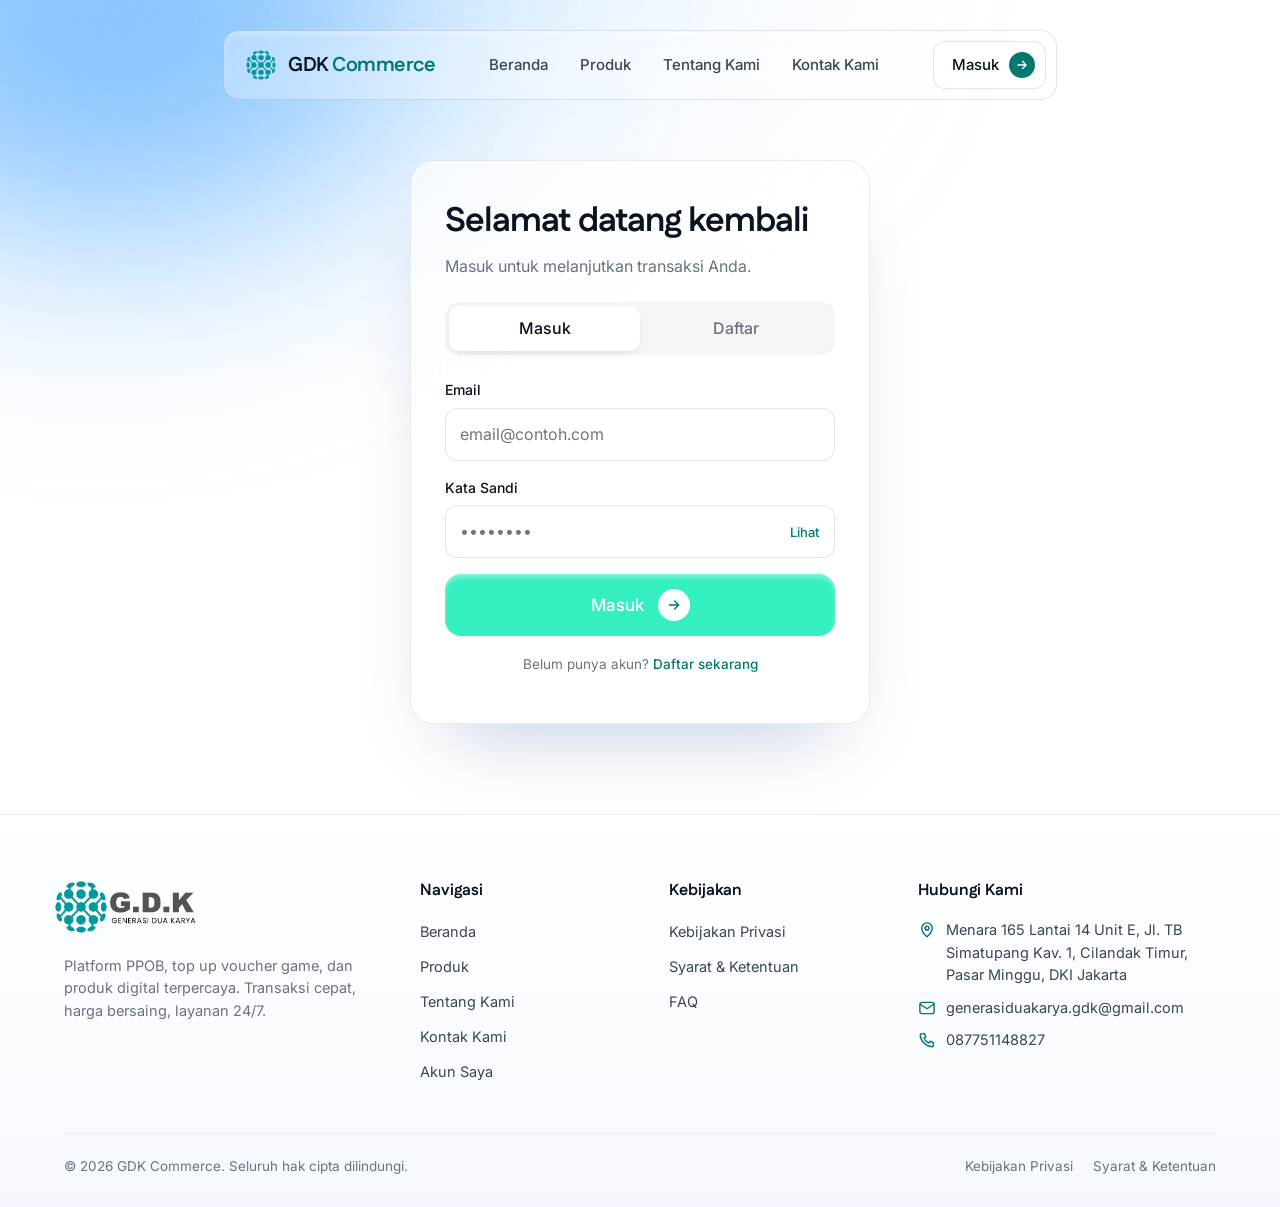
<file: login.html>
<!DOCTYPE html>
<html lang="id">
<head>
  <meta charset="UTF-8">
  <meta name="viewport" content="width=device-width, initial-scale=1.0">
  <title>Masuk / Daftar — GDK Commerce</title>
  <meta name="description" content="Masuk atau daftar akun GDK Commerce untuk membeli produk digital.">
  <meta name="theme-color" content="#0084FF">
  <link rel="icon" href="favicon.png" type="image/png">
  <link rel="preconnect" href="https://fonts.googleapis.com">
  <link rel="preconnect" href="https://fonts.gstatic.com" crossorigin>
  <link href="https://fonts.googleapis.com/css2?family=Fustat:wght@500;600;700;800&family=Inter:wght@400;500;600&display=swap" rel="stylesheet">
  <link rel="stylesheet" href="assets/css/style.css">
</head>
<body data-page="login">
<div class="page">
  <div class="bg-glow" aria-hidden="true"><span class="e1"></span><span class="e2"></span><span class="e3"></span></div>
  <div id="site-header"></div>
  <main>
    <section class="auth-wrap">
      <div class="container" style="display:grid;place-items:center">
        <div class="auth-card reveal" id="authCard">
          <h1 id="authTitle">Selamat datang kembali</h1>
          <p id="authSub">Masuk untuk melanjutkan transaksi Anda.</p>
          <div class="auth-switch" role="tablist">
            <button type="button" data-mode="masuk" class="active">Masuk</button>
            <button type="button" data-mode="daftar">Daftar</button>
          </div>

          <form id="formLogin" novalidate>
            <div class="field"><label for="lEmail">Email</label><input id="lEmail" name="email" type="email" autocomplete="email" placeholder="email@contoh.com"><span class="err">Masukkan email yang valid</span></div>
            <div class="field"><label for="lPass">Kata Sandi</label><div class="pw-wrap"><input id="lPass" name="password" type="password" autocomplete="current-password" placeholder="••••••••"><button type="button">Lihat</button></div><span class="err">Kata sandi wajib diisi</span></div>
            <button type="submit" class="btn-primary block">Masuk <span class="arrow"><svg viewBox="0 0 24 24" fill="none" stroke="currentColor" stroke-width="2.2" stroke-linecap="round" stroke-linejoin="round"><path d="M5 12h14M13 6l6 6-6 6"/></svg></span></button>
            <p class="auth-foot">Belum punya akun? <a href="#" data-switch="daftar">Daftar sekarang</a></p>
          </form>

          <div id="form2fa" hidden></div>

          <form id="formRegister" novalidate hidden>
            <div class="field"><label for="rName">Nama Lengkap</label><input id="rName" name="name" autocomplete="name" placeholder="Nama sesuai identitas"><span class="err">Nama minimal 3 karakter</span></div>
            <div class="field"><label for="rEmail">Email</label><input id="rEmail" name="email" type="email" autocomplete="email" placeholder="email@contoh.com"><span class="err">Masukkan email yang valid</span></div>
            <div class="field"><label for="rPhone">Nomor HP</label><input id="rPhone" name="phone" inputmode="numeric" autocomplete="tel" placeholder="081234567890"><span class="err">Format nomor HP: 08xxxxxxxxxx</span></div>
            <div class="row-2">
              <div class="field"><label for="rPass">Kata Sandi</label><div class="pw-wrap"><input id="rPass" name="password" type="password" autocomplete="new-password" placeholder="Min. 8 karakter"><button type="button">Lihat</button></div><span class="err">Min. 8 karakter, kombinasi huruf &amp; angka</span></div>
              <div class="field"><label for="rPass2">Ulangi Sandi</label><input id="rPass2" name="password2" type="password" autocomplete="new-password" placeholder="Ulangi sandi"><span class="err">Kata sandi tidak sama</span></div>
            </div>
            <label class="check-row"><input type="checkbox" name="agree"> <span>Saya menyetujui <a href="syarat-ketentuan.html" target="_blank">Syarat &amp; Ketentuan</a> dan <a href="kebijakan-privasi.html" target="_blank">Kebijakan Privasi</a> GDK Commerce.</span></label>
            <button type="submit" class="btn-primary block">Buat Akun <span class="arrow"><svg viewBox="0 0 24 24" fill="none" stroke="currentColor" stroke-width="2.2" stroke-linecap="round" stroke-linejoin="round"><path d="M5 12h14M13 6l6 6-6 6"/></svg></span></button>
            <p class="auth-foot">Sudah punya akun? <a href="#" data-switch="masuk">Masuk</a></p>
          </form>
        </div>
      </div>
    </section>
  </main>
  <div id="site-footer"></div>
</div>
<script src="assets/js/app.js"></script>
</body>
</html>
</file>
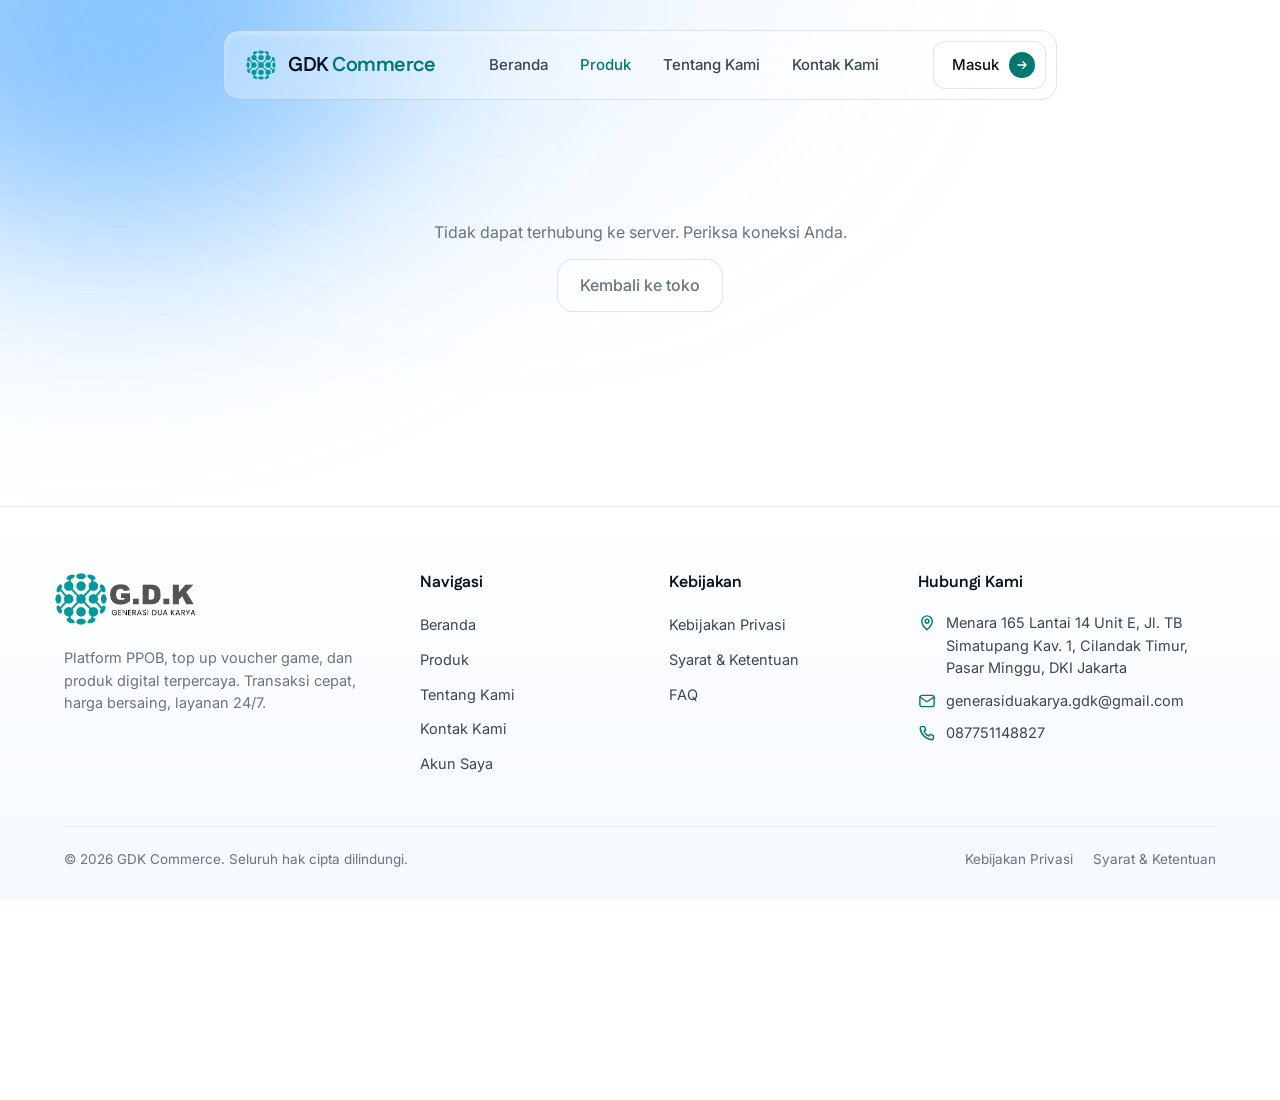
<file: produk-digital.html>
<!DOCTYPE html>
<html lang="id">
<head>
  <meta charset="UTF-8">
  <meta name="viewport" content="width=device-width, initial-scale=1.0">
  <title>Produk Digital — GDK Commerce</title>
  <meta name="description" content="Detail produk digital GDK Commerce.">
  <meta name="theme-color" content="#0084FF">
  <link rel="icon" href="favicon.png" type="image/png">
  <link rel="preconnect" href="https://fonts.googleapis.com">
  <link rel="preconnect" href="https://fonts.gstatic.com" crossorigin>
  <link href="https://fonts.googleapis.com/css2?family=Fustat:wght@500;600;700;800&family=Inter:wght@400;500;600&display=swap" rel="stylesheet">
  <link rel="stylesheet" href="assets/css/style.css">
</head>
<body data-page="produk-digital">
<div class="page">
  <div class="bg-glow" aria-hidden="true"><span class="e1"></span><span class="e2"></span><span class="e3"></span></div>
  <div id="site-header"></div>
  <main>
    <section class="section" style="padding-top:60px">
      <div class="container" id="dgDetail"><div class="empty">Memuat produk…</div></div>
    </section>
  </main>
  <div id="site-footer"></div>
</div>
<script src="assets/js/app.js"></script>
<script src="assets/js/digital.js"></script>
</body>
</html>
</file>
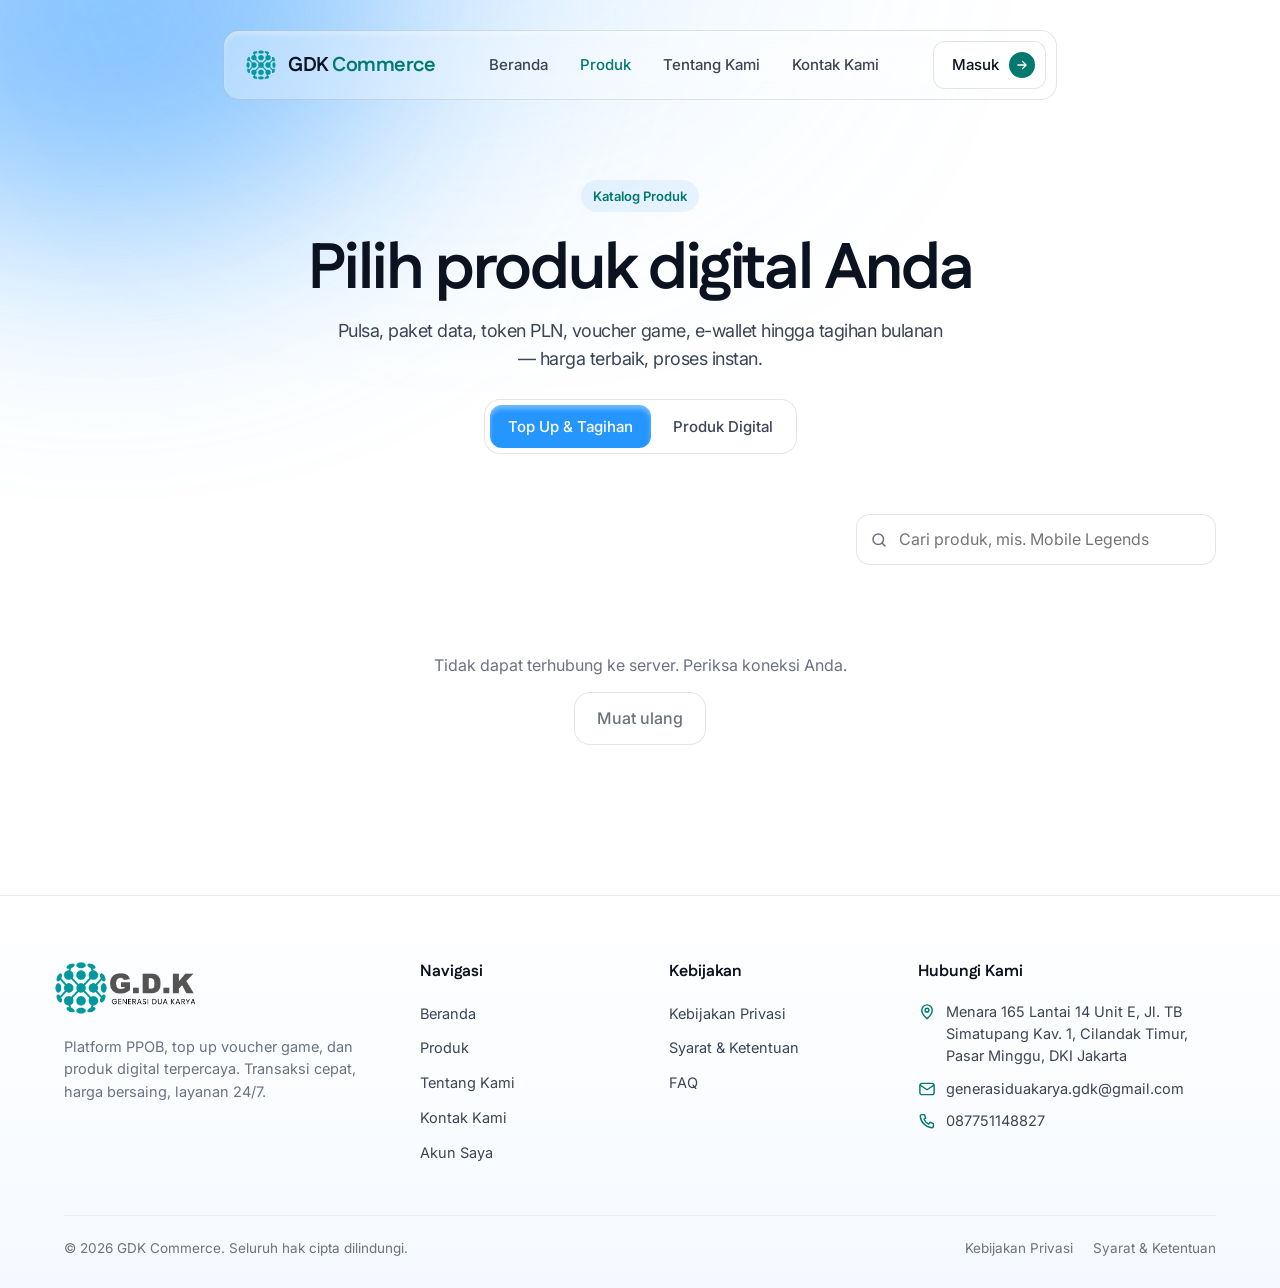
<file: produk.html>
<!DOCTYPE html>
<html lang="id">
<head>
  <meta charset="UTF-8">
  <meta name="viewport" content="width=device-width, initial-scale=1.0">
  <title>Produk — GDK Commerce</title>
  <meta name="description" content="Daftar produk digital GDK Commerce: pulsa, paket data, token PLN, voucher game, e-wallet, tagihan dan voucher streaming.">
  <meta name="theme-color" content="#0084FF">
  <link rel="icon" href="favicon.png" type="image/png">
  <link rel="preconnect" href="https://fonts.googleapis.com">
  <link rel="preconnect" href="https://fonts.gstatic.com" crossorigin>
  <link href="https://fonts.googleapis.com/css2?family=Fustat:wght@500;600;700;800&family=Inter:wght@400;500;600&display=swap" rel="stylesheet">
  <link rel="stylesheet" href="assets/css/style.css">
</head>
<body data-page="produk">
<div class="page">
  <div class="bg-glow" aria-hidden="true"><span class="e1"></span><span class="e2"></span><span class="e3"></span></div>
  <div id="site-header"></div>
  <main>
    <section class="page-hero">
      <div class="container">
        <span class="eyebrow reveal">Katalog Produk</span>
        <h1 class="reveal d1">Pilih produk digital Anda</h1>
        <p class="reveal d2">Pulsa, paket data, token PLN, voucher game, e-wallet hingga tagihan bulanan — harga terbaik, proses instan.</p>
        <div class="seg-switch reveal d1" role="tablist" aria-label="Jenis produk">
          <a href="produk.html" class="active">Top Up &amp; Tagihan</a>
          <a href="toko.html" class="">Produk Digital</a>
        </div>
      </div>
    </section>
    <section class="section" style="padding-top:30px">
      <div class="container">
        <div class="toolbar">
          <div class="tabs" id="catTabs" role="tablist" aria-label="Kategori produk"></div>
          <label class="search"><span class="sr-only">Cari produk</span>
            <svg viewBox="0 0 24 24" fill="none" stroke="currentColor" stroke-width="2" stroke-linecap="round"><circle cx="11" cy="11" r="7"/><path d="M20 20l-3.5-3.5"/></svg>
            <input id="prodSearch" type="search" placeholder="Cari produk, mis. Mobile Legends">
          </label>
        </div>
        <div class="prod-grid" id="prodGrid"></div>
      </div>
    </section>
  </main>
  <div id="site-footer"></div>
</div>
<script src="assets/js/app.js"></script>
</body>
</html>
</file>
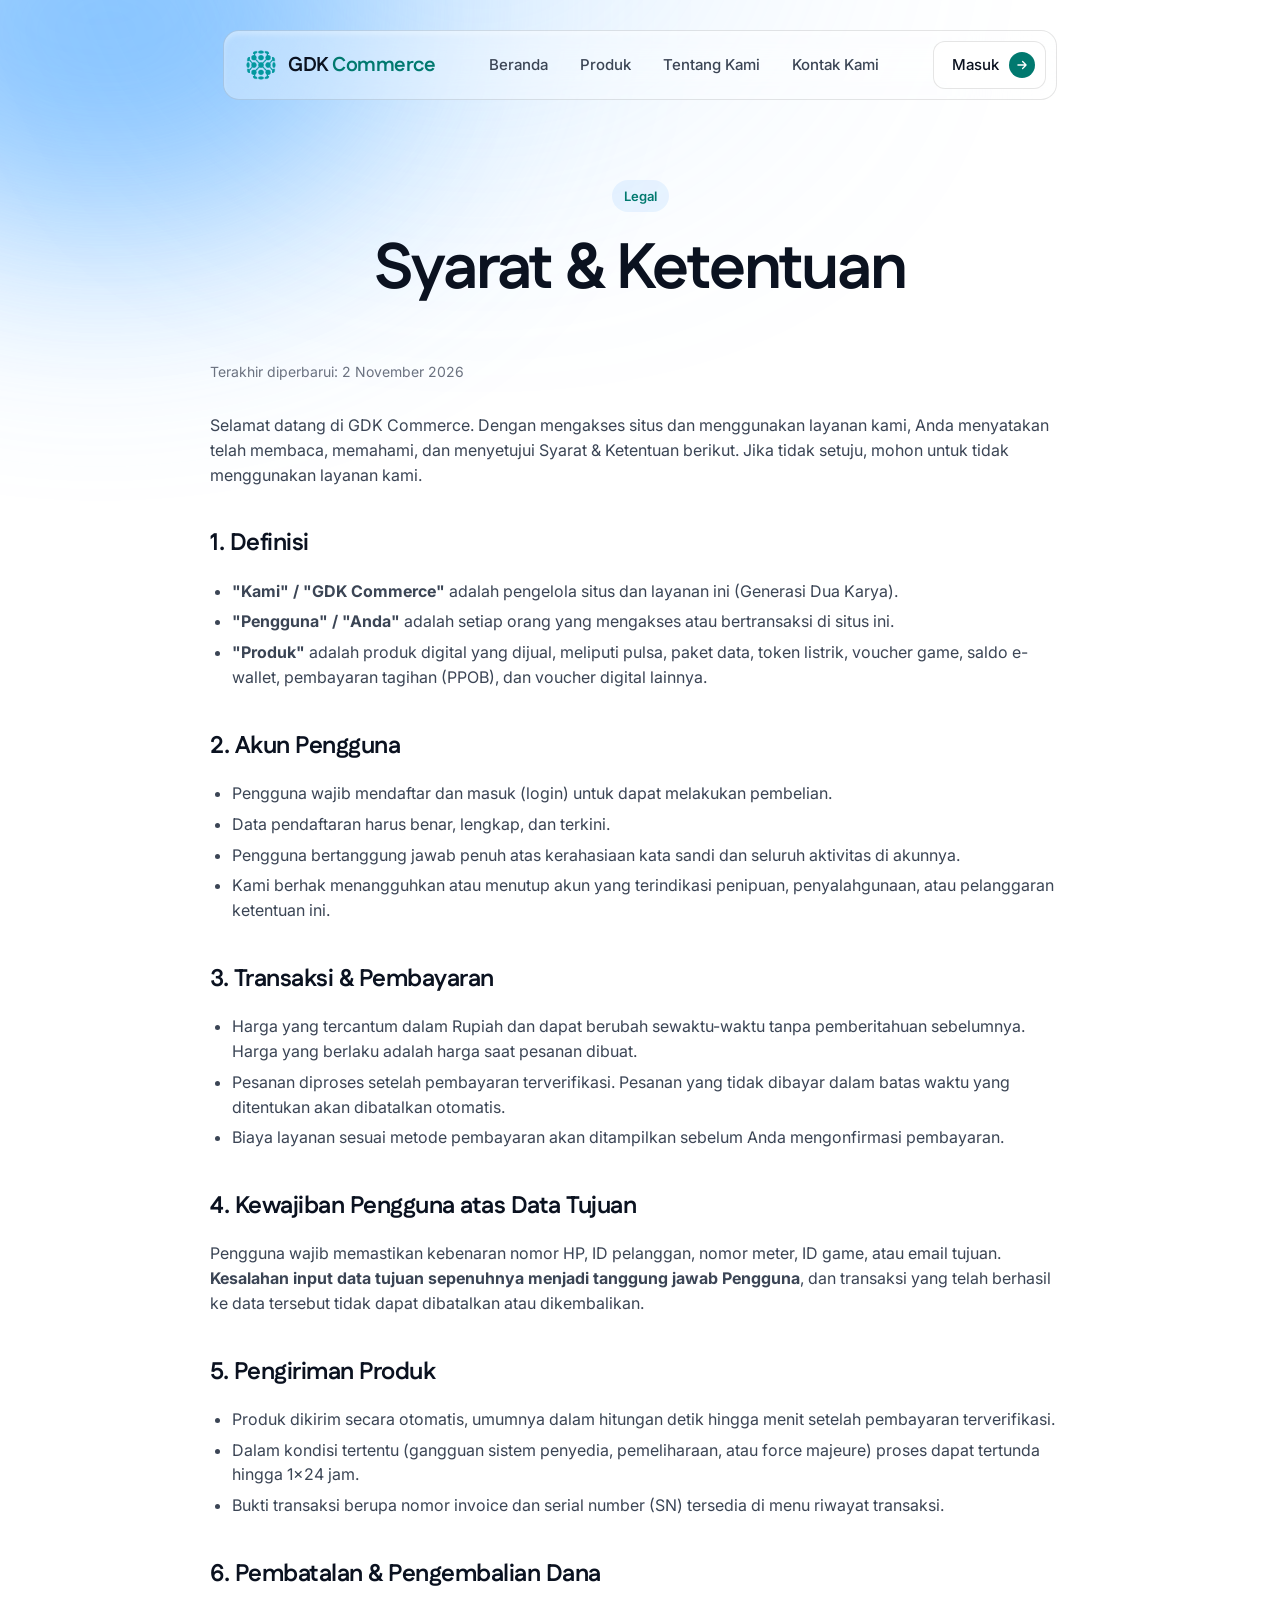
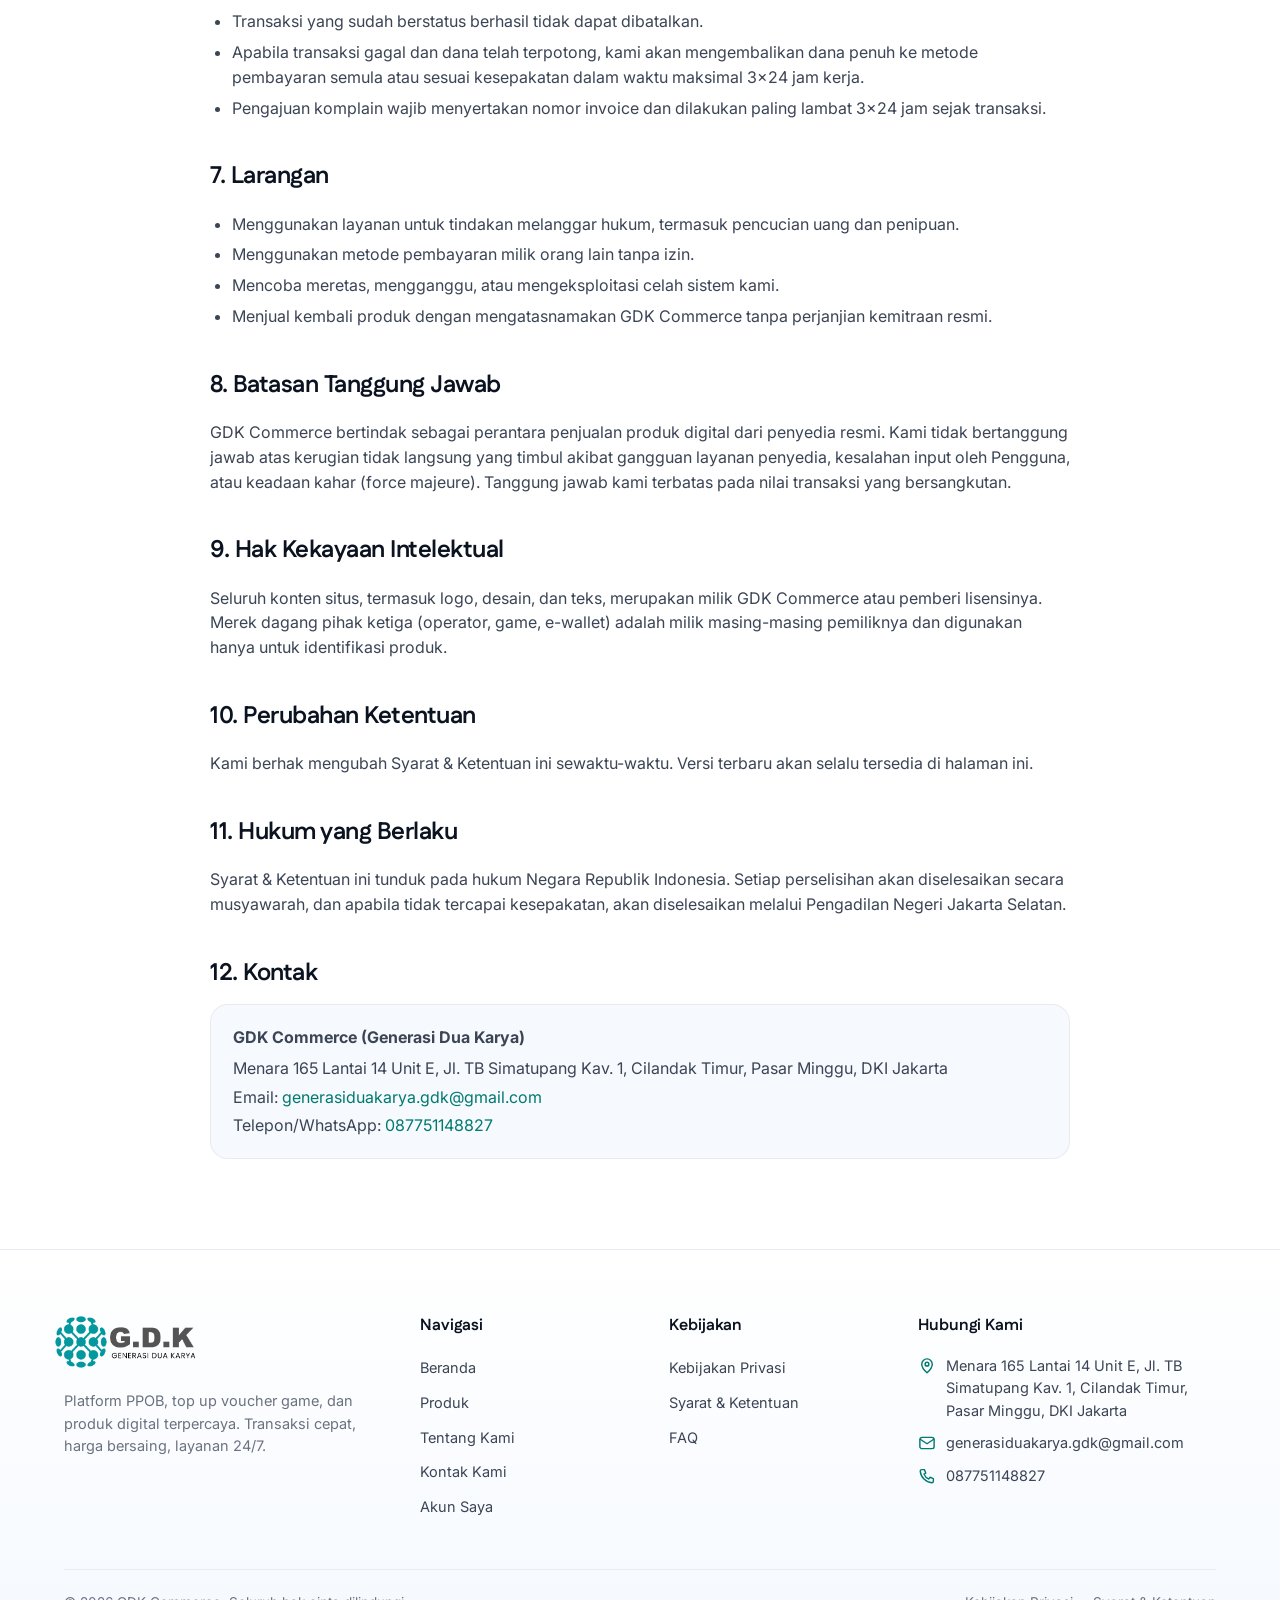
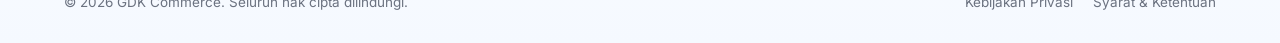
<file: syarat-ketentuan.html>
<!DOCTYPE html>
<html lang="id">
<head>
  <meta charset="UTF-8">
  <meta name="viewport" content="width=device-width, initial-scale=1.0">
  <title>Syarat &amp; Ketentuan — GDK Commerce</title>
  <meta name="description" content="Syarat dan Ketentuan penggunaan layanan GDK Commerce.">
  <meta name="theme-color" content="#0084FF">
  <link rel="icon" href="favicon.png" type="image/png">
  <link rel="preconnect" href="https://fonts.googleapis.com">
  <link rel="preconnect" href="https://fonts.gstatic.com" crossorigin>
  <link href="https://fonts.googleapis.com/css2?family=Fustat:wght@500;600;700;800&family=Inter:wght@400;500;600&display=swap" rel="stylesheet">
  <link rel="stylesheet" href="assets/css/style.css">
</head>
<body data-page="syarat">
<div class="page">
  <div class="bg-glow" aria-hidden="true"><span class="e1"></span><span class="e2"></span><span class="e3"></span></div>
  <div id="site-header"></div>
  <main>
    <section class="page-hero">
      <div class="container">
        <span class="eyebrow reveal">Legal</span>
        <h1 class="reveal d1">Syarat &amp; Ketentuan</h1>
      </div>
    </section>
    <section>
      <div class="container">
        <article class="legal reveal d2">
          <p class="updated">Terakhir diperbarui: 2 November 2026</p>
          <p>Selamat datang di GDK Commerce. Dengan mengakses situs dan menggunakan layanan kami, Anda menyatakan telah membaca, memahami, dan menyetujui Syarat &amp; Ketentuan berikut. Jika tidak setuju, mohon untuk tidak menggunakan layanan kami.</p>

          <h2>1. Definisi</h2>
          <ul>
            <li><b>"Kami" / "GDK Commerce"</b> adalah pengelola situs dan layanan ini (Generasi Dua Karya).</li>
            <li><b>"Pengguna" / "Anda"</b> adalah setiap orang yang mengakses atau bertransaksi di situs ini.</li>
            <li><b>"Produk"</b> adalah produk digital yang dijual, meliputi pulsa, paket data, token listrik, voucher game, saldo e-wallet, pembayaran tagihan (PPOB), dan voucher digital lainnya.</li>
          </ul>

          <h2>2. Akun Pengguna</h2>
          <ul>
            <li>Pengguna wajib mendaftar dan masuk (login) untuk dapat melakukan pembelian.</li>
            <li>Data pendaftaran harus benar, lengkap, dan terkini.</li>
            <li>Pengguna bertanggung jawab penuh atas kerahasiaan kata sandi dan seluruh aktivitas di akunnya.</li>
            <li>Kami berhak menangguhkan atau menutup akun yang terindikasi penipuan, penyalahgunaan, atau pelanggaran ketentuan ini.</li>
          </ul>

          <h2>3. Transaksi &amp; Pembayaran</h2>
          <ul>
            <li>Harga yang tercantum dalam Rupiah dan dapat berubah sewaktu-waktu tanpa pemberitahuan sebelumnya. Harga yang berlaku adalah harga saat pesanan dibuat.</li>
            <li>Pesanan diproses setelah pembayaran terverifikasi. Pesanan yang tidak dibayar dalam batas waktu yang ditentukan akan dibatalkan otomatis.</li>
            <li>Biaya layanan sesuai metode pembayaran akan ditampilkan sebelum Anda mengonfirmasi pembayaran.</li>
          </ul>

          <h2>4. Kewajiban Pengguna atas Data Tujuan</h2>
          <p>Pengguna wajib memastikan kebenaran nomor HP, ID pelanggan, nomor meter, ID game, atau email tujuan. <b>Kesalahan input data tujuan sepenuhnya menjadi tanggung jawab Pengguna</b>, dan transaksi yang telah berhasil ke data tersebut tidak dapat dibatalkan atau dikembalikan.</p>

          <h2>5. Pengiriman Produk</h2>
          <ul>
            <li>Produk dikirim secara otomatis, umumnya dalam hitungan detik hingga menit setelah pembayaran terverifikasi.</li>
            <li>Dalam kondisi tertentu (gangguan sistem penyedia, pemeliharaan, atau force majeure) proses dapat tertunda hingga 1×24 jam.</li>
            <li>Bukti transaksi berupa nomor invoice dan serial number (SN) tersedia di menu riwayat transaksi.</li>
          </ul>

          <h2>6. Pembatalan &amp; Pengembalian Dana</h2>
          <ul>
            <li>Transaksi yang sudah berstatus berhasil tidak dapat dibatalkan.</li>
            <li>Apabila transaksi gagal dan dana telah terpotong, kami akan mengembalikan dana penuh ke metode pembayaran semula atau sesuai kesepakatan dalam waktu maksimal 3×24 jam kerja.</li>
            <li>Pengajuan komplain wajib menyertakan nomor invoice dan dilakukan paling lambat 3×24 jam sejak transaksi.</li>
          </ul>

          <h2>7. Larangan</h2>
          <ul>
            <li>Menggunakan layanan untuk tindakan melanggar hukum, termasuk pencucian uang dan penipuan.</li>
            <li>Menggunakan metode pembayaran milik orang lain tanpa izin.</li>
            <li>Mencoba meretas, mengganggu, atau mengeksploitasi celah sistem kami.</li>
            <li>Menjual kembali produk dengan mengatasnamakan GDK Commerce tanpa perjanjian kemitraan resmi.</li>
          </ul>

          <h2>8. Batasan Tanggung Jawab</h2>
          <p>GDK Commerce bertindak sebagai perantara penjualan produk digital dari penyedia resmi. Kami tidak bertanggung jawab atas kerugian tidak langsung yang timbul akibat gangguan layanan penyedia, kesalahan input oleh Pengguna, atau keadaan kahar (force majeure). Tanggung jawab kami terbatas pada nilai transaksi yang bersangkutan.</p>

          <h2>9. Hak Kekayaan Intelektual</h2>
          <p>Seluruh konten situs, termasuk logo, desain, dan teks, merupakan milik GDK Commerce atau pemberi lisensinya. Merek dagang pihak ketiga (operator, game, e-wallet) adalah milik masing-masing pemiliknya dan digunakan hanya untuk identifikasi produk.</p>

          <h2>10. Perubahan Ketentuan</h2>
          <p>Kami berhak mengubah Syarat &amp; Ketentuan ini sewaktu-waktu. Versi terbaru akan selalu tersedia di halaman ini.</p>

          <h2>11. Hukum yang Berlaku</h2>
          <p>Syarat &amp; Ketentuan ini tunduk pada hukum Negara Republik Indonesia. Setiap perselisihan akan diselesaikan secara musyawarah, dan apabila tidak tercapai kesepakatan, akan diselesaikan melalui Pengadilan Negeri Jakarta Selatan.</p>

          <h2>12. Kontak</h2>
          <div class="box">
            <p style="margin:0 0 6px"><b>GDK Commerce (Generasi Dua Karya)</b></p>
            <p style="margin:0 0 4px" data-site="address"></p>
            <p style="margin:0 0 4px">Email: <a data-site="email" href="#"></a></p>
            <p style="margin:0">Telepon/WhatsApp: <a data-site="phone" href="#"></a></p>
          </div>
        </article>
      </div>
    </section>
  </main>
  <div id="site-footer"></div>
</div>
<script src="assets/js/app.js"></script>
</body>
</html>
</file>
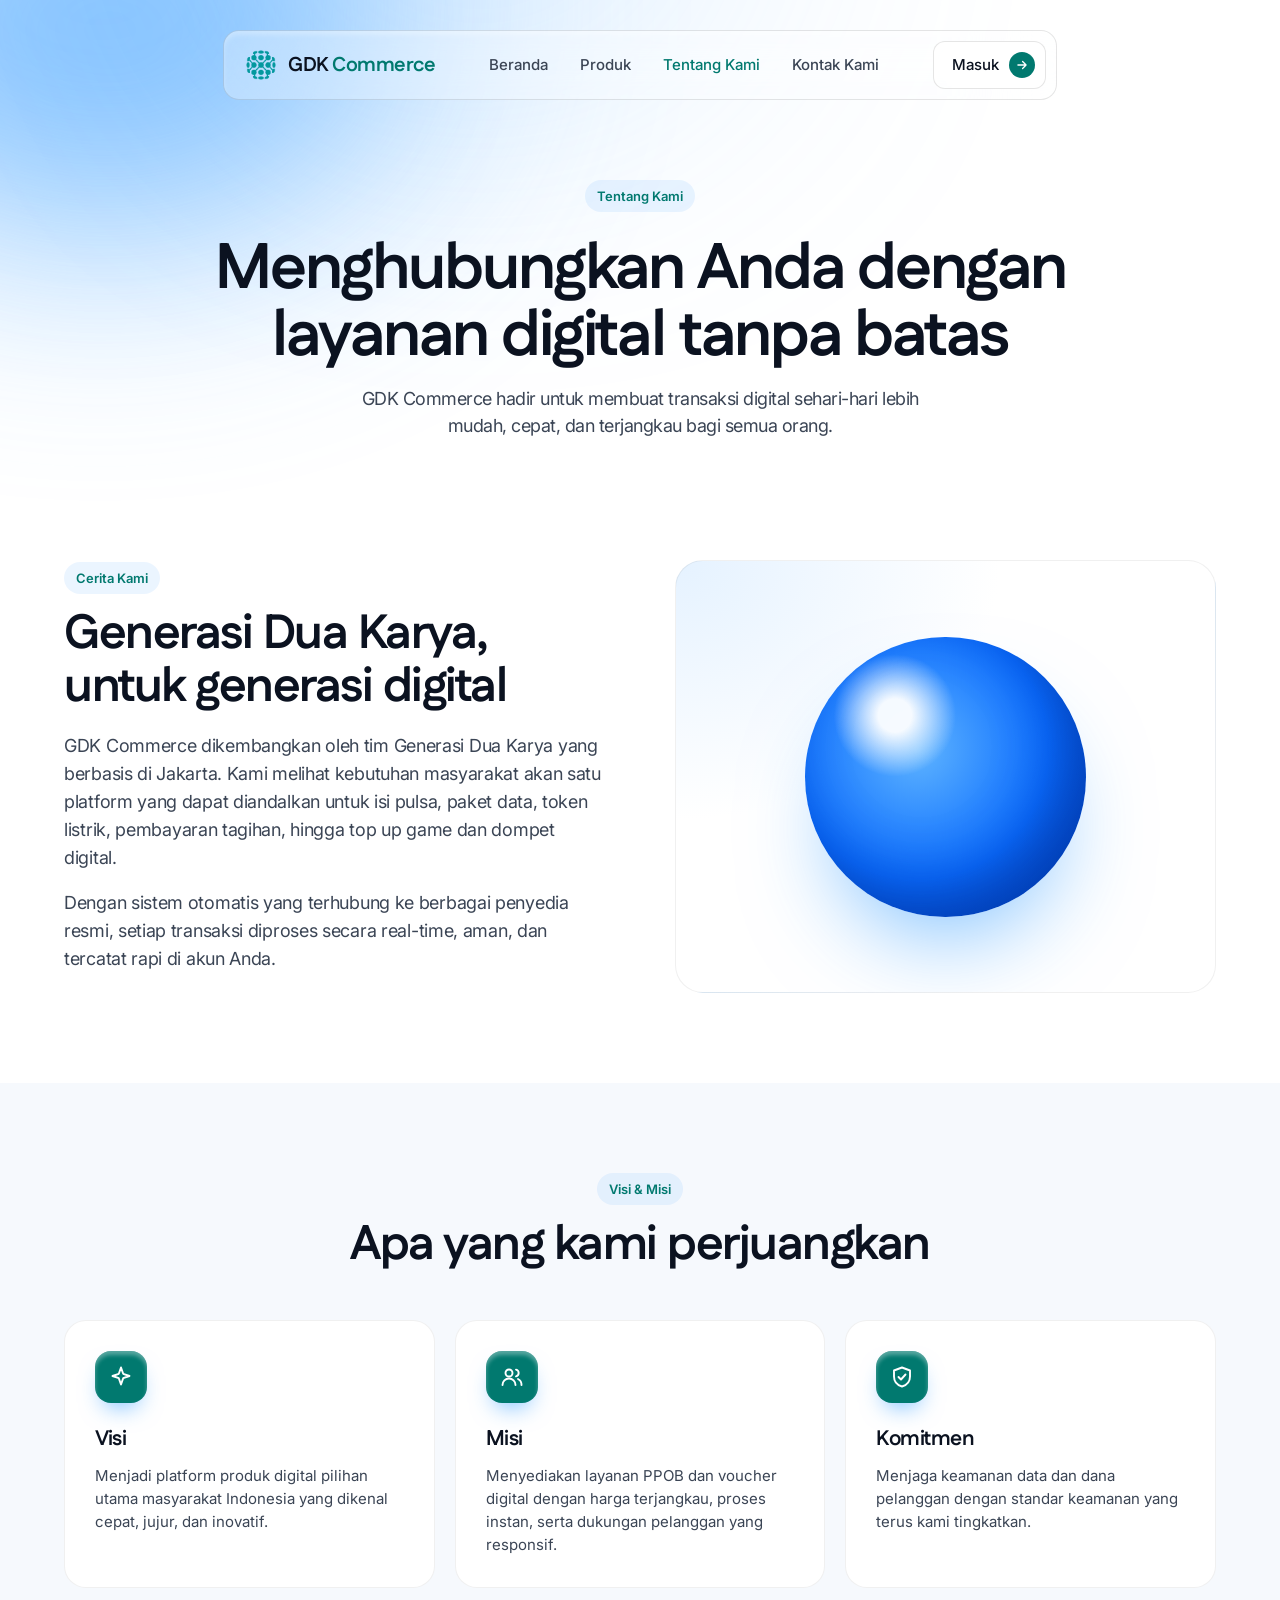
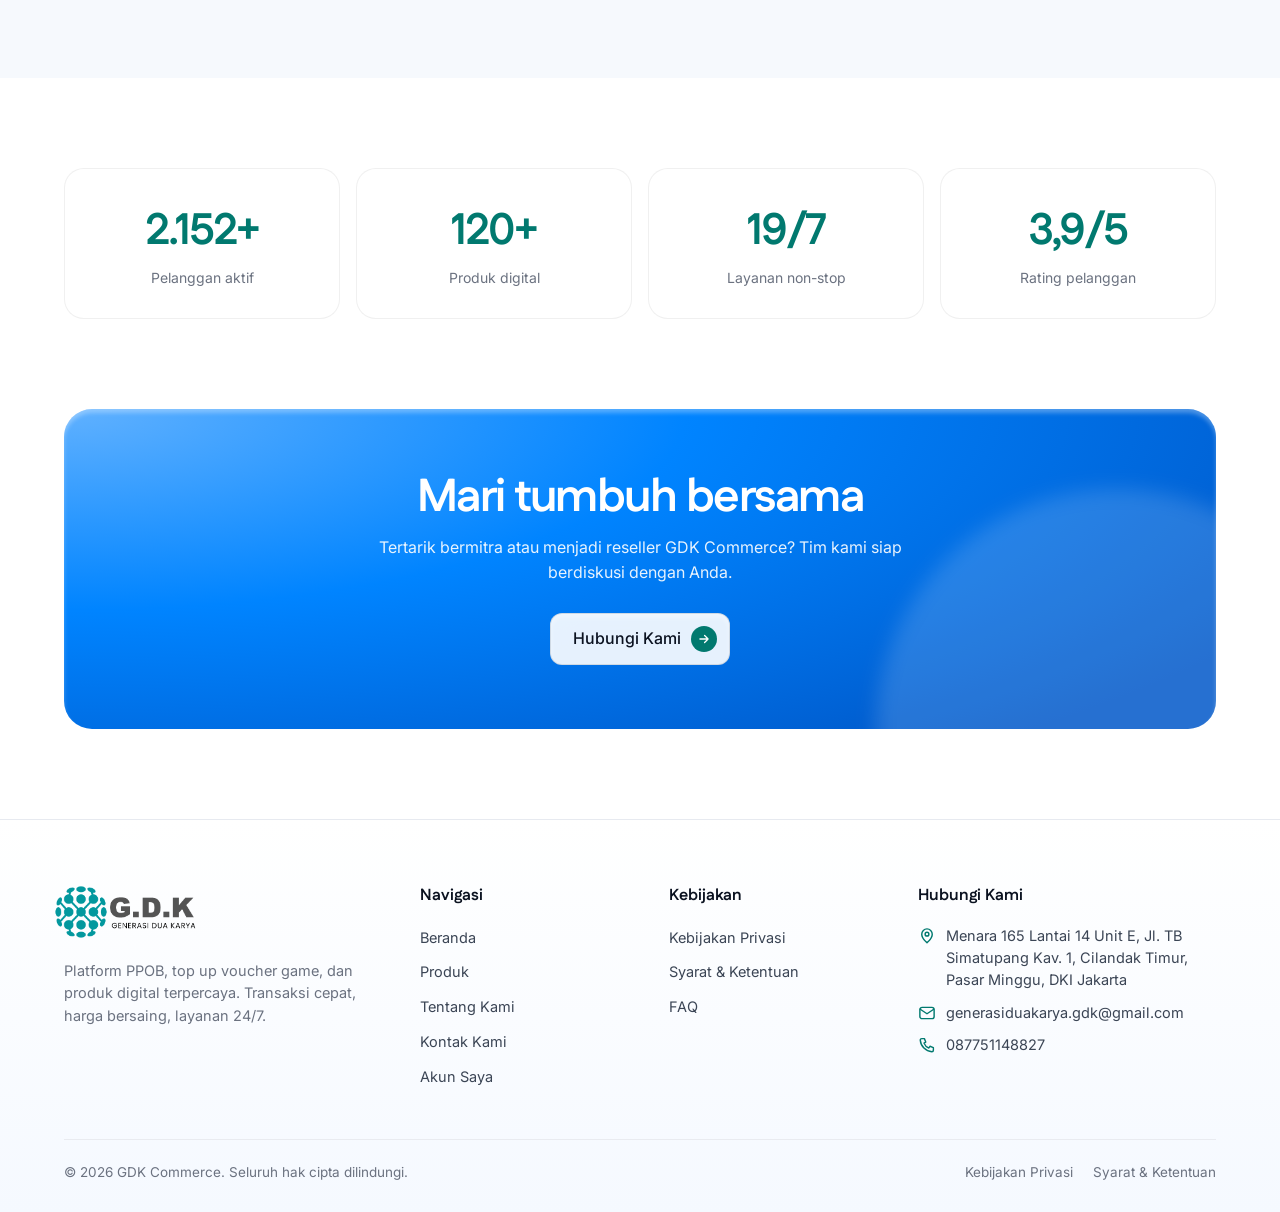
<file: tentang.html>
<!DOCTYPE html>
<html lang="id">
<head>
  <meta charset="UTF-8">
  <meta name="viewport" content="width=device-width, initial-scale=1.0">
  <title>Tentang Kami — GDK Commerce</title>
  <meta name="description" content="Mengenal GDK Commerce, platform PPOB dan produk digital dari Generasi Dua Karya.">
  <meta name="theme-color" content="#0084FF">
  <link rel="icon" href="favicon.png" type="image/png">
  <link rel="preconnect" href="https://fonts.googleapis.com">
  <link rel="preconnect" href="https://fonts.gstatic.com" crossorigin>
  <link href="https://fonts.googleapis.com/css2?family=Fustat:wght@500;600;700;800&family=Inter:wght@400;500;600&display=swap" rel="stylesheet">
  <link rel="stylesheet" href="assets/css/style.css">
</head>
<body data-page="tentang">
<div class="page">
  <div class="bg-glow" aria-hidden="true"><span class="e1"></span><span class="e2"></span><span class="e3"></span></div>
  <div id="site-header"></div>
  <main>
    <section class="page-hero">
      <div class="container">
        <span class="eyebrow reveal">Tentang Kami</span>
        <h1 class="reveal d1">Menghubungkan Anda dengan<br>layanan digital tanpa batas</h1>
        <p class="reveal d2">GDK Commerce hadir untuk membuat transaksi digital sehari-hari lebih mudah, cepat, dan terjangkau bagi semua orang.</p>
      </div>
    </section>

    <section class="section">
      <div class="container split">
        <div class="reveal">
          <span class="eyebrow">Cerita Kami</span>
          <h2 class="h2">Generasi Dua Karya, untuk generasi digital</h2>
          <p class="lead">GDK Commerce dikembangkan oleh tim Generasi Dua Karya yang berbasis di Jakarta. Kami melihat kebutuhan masyarakat akan satu platform yang dapat diandalkan untuk isi pulsa, paket data, token listrik, pembayaran tagihan, hingga top up game dan dompet digital.</p>
          <p class="lead">Dengan sistem otomatis yang terhubung ke berbagai penyedia resmi, setiap transaksi diproses secara real-time, aman, dan tercatat rapi di akun Anda.</p>
        </div>
        <div class="visual-card reveal d2"><div class="orb-mini"></div></div>
      </div>
    </section>

    <section class="section soft">
      <div class="container">
        <div class="section-head reveal">
          <span class="eyebrow">Visi &amp; Misi</span>
          <h2>Apa yang kami perjuangkan</h2>
        </div>
        <div class="feat-grid">
          <div class="feat reveal d1"><div class="ic"><svg viewBox="0 0 24 24" fill="none" stroke="currentColor" stroke-width="1.9" stroke-linejoin="round"><path d="M12 2.5l2.2 6.3 6.3 2.2-6.3 2.2L12 19.5l-2.2-6.3L3.5 11l6.3-2.2z"/></svg></div><h3>Visi</h3><p>Menjadi platform produk digital pilihan utama masyarakat Indonesia yang dikenal cepat, jujur, dan inovatif.</p></div>
          <div class="feat reveal d2"><div class="ic"><svg viewBox="0 0 24 24" fill="none" stroke="currentColor" stroke-width="1.9" stroke-linecap="round" stroke-linejoin="round"><circle cx="9" cy="8" r="3.5"/><path d="M2.5 20a6.5 6.5 0 0113 0"/><path d="M16 4.6a3.5 3.5 0 010 6.8M18 14a6.5 6.5 0 013.5 6"/></svg></div><h3>Misi</h3><p>Menyediakan layanan PPOB dan voucher digital dengan harga terjangkau, proses instan, serta dukungan pelanggan yang responsif.</p></div>
          <div class="feat reveal d3"><div class="ic"><svg viewBox="0 0 24 24" fill="none" stroke="currentColor" stroke-width="1.9" stroke-linejoin="round"><path d="M12 2.5l8 3v6c0 5-3.4 8.7-8 10-4.6-1.3-8-5-8-10v-6z"/><path d="M8.5 12l2.5 2.5 4.5-5" stroke-linecap="round"/></svg></div><h3>Komitmen</h3><p>Menjaga keamanan data dan dana pelanggan dengan standar keamanan yang terus kami tingkatkan.</p></div>
        </div>
      </div>
    </section>

    <section class="section">
      <div class="container">
        <div class="stats">
          <div class="stat reveal d1"><b data-count="2700" data-suffix="+">0</b><span>Pelanggan aktif</span></div>
          <div class="stat reveal d2"><b data-count="150" data-suffix="+">0</b><span>Produk digital</span></div>
          <div class="stat reveal d3"><b data-count="24" data-suffix="/7">0</b><span>Layanan non-stop</span></div>
          <div class="stat reveal d4"><b data-count="4.9" data-suffix="/5">0</b><span>Rating pelanggan</span></div>
        </div>
      </div>
    </section>

    <section class="section" style="padding-top:0">
      <div class="container">
        <div class="cta-band reveal">
          <h2>Mari tumbuh bersama</h2>
          <p>Tertarik bermitra atau menjadi reseller GDK Commerce? Tim kami siap berdiskusi dengan Anda.</p>
          <a href="kontak.html" class="btn-glass">Hubungi Kami <span class="arrow"><svg viewBox="0 0 24 24" fill="none" stroke="currentColor" stroke-width="2.2" stroke-linecap="round" stroke-linejoin="round"><path d="M5 12h14M13 6l6 6-6 6"/></svg></span></a>
        </div>
      </div>
    </section>
  </main>
  <div id="site-footer"></div>
</div>
<script src="assets/js/app.js"></script>
</body>
</html>
</file>
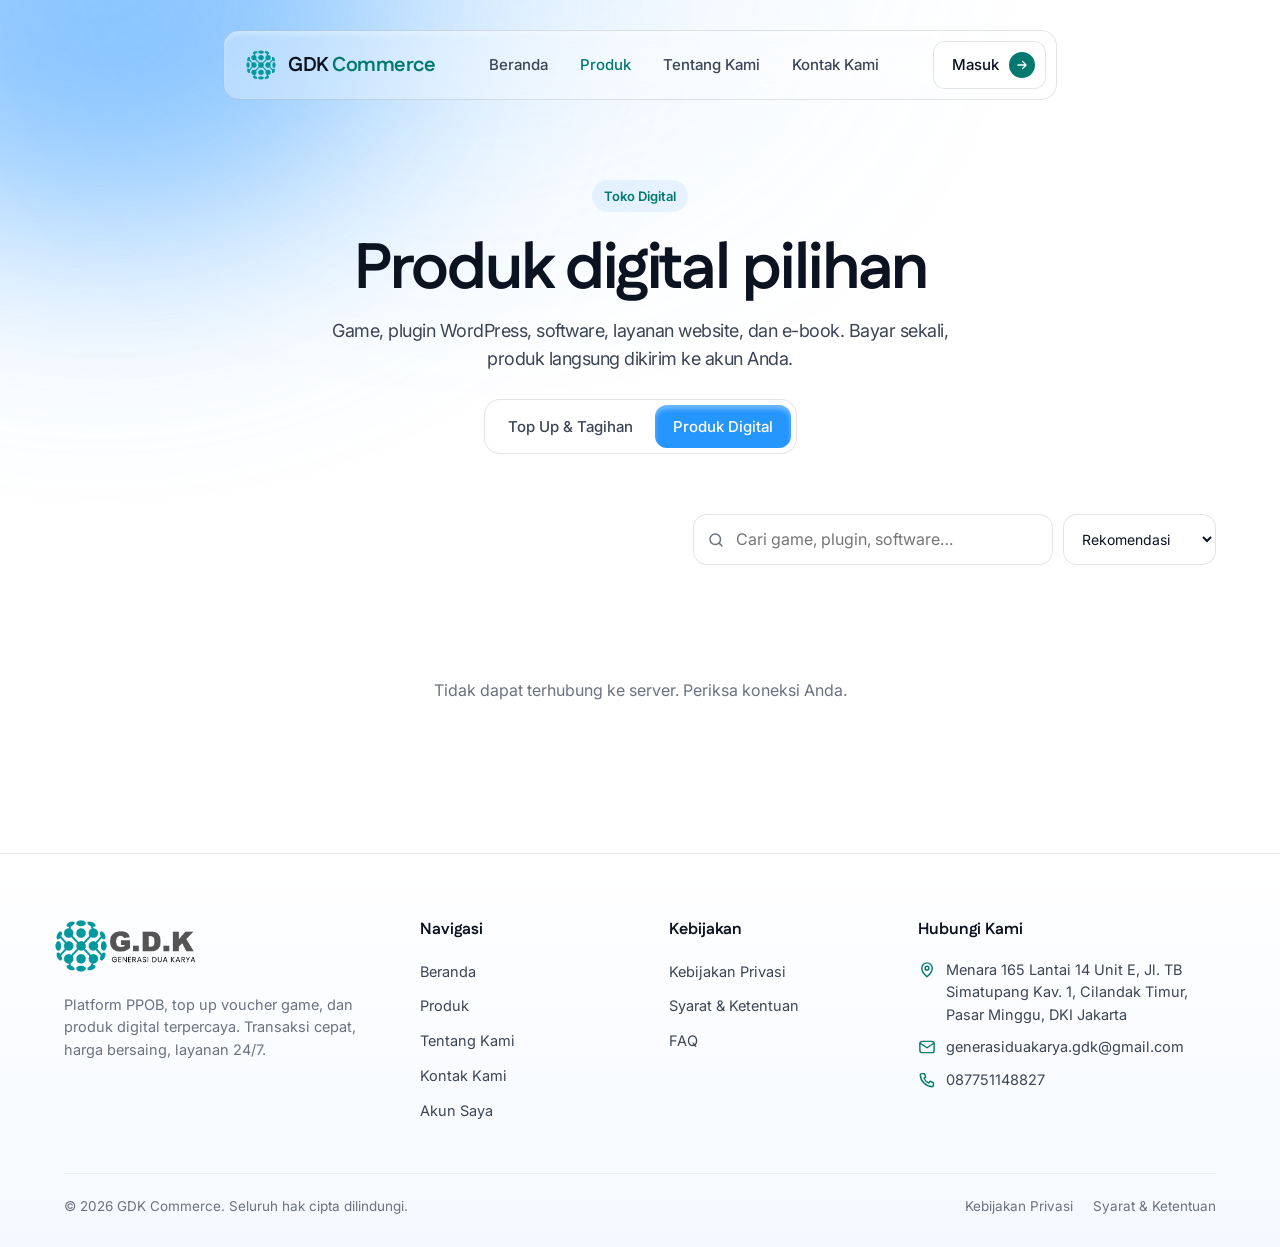
<file: toko.html>
<!DOCTYPE html>
<html lang="id">
<head>
  <meta charset="UTF-8">
  <meta name="viewport" content="width=device-width, initial-scale=1.0">
  <title>Produk Digital — GDK Commerce</title>
  <meta name="description" content="Toko produk digital GDK Commerce: game, plugin WordPress, software, layanan website, dan e-book. Pengiriman instan setelah pembayaran.">
  <meta name="theme-color" content="#0084FF">
  <link rel="icon" href="favicon.png" type="image/png">
  <link rel="preconnect" href="https://fonts.googleapis.com">
  <link rel="preconnect" href="https://fonts.gstatic.com" crossorigin>
  <link href="https://fonts.googleapis.com/css2?family=Fustat:wght@500;600;700;800&family=Inter:wght@400;500;600&display=swap" rel="stylesheet">
  <link rel="stylesheet" href="assets/css/style.css">
</head>
<body data-page="toko">
<div class="page">
  <div class="bg-glow" aria-hidden="true"><span class="e1"></span><span class="e2"></span><span class="e3"></span></div>
  <div id="site-header"></div>
  <main>
    <section class="page-hero">
      <div class="container">
        <span class="eyebrow reveal">Toko Digital</span>
        <h1 class="reveal d1">Produk digital pilihan</h1>
        <p class="reveal d2">Game, plugin WordPress, software, layanan website, dan e-book. Bayar sekali, produk langsung dikirim ke akun Anda.</p>
        <div class="seg-switch reveal d1" role="tablist" aria-label="Jenis produk">
          <a href="produk.html" class="">Top Up &amp; Tagihan</a>
          <a href="toko.html" class="active">Produk Digital</a>
        </div>
      </div>
    </section>
    <section class="section" style="padding-top:30px">
      <div class="container">
        <div class="toolbar">
          <div class="tabs" id="dgTabs" role="tablist" aria-label="Kategori produk digital"></div>
          <div class="dg-tools">
            <label class="search"><span class="sr-only">Cari produk</span>
              <svg viewBox="0 0 24 24" fill="none" stroke="currentColor" stroke-width="2" stroke-linecap="round"><circle cx="11" cy="11" r="7"/><path d="M20 20l-3.5-3.5"/></svg>
              <input id="dgSearch" type="search" placeholder="Cari game, plugin, software…">
            </label>
            <select id="dgSort" class="dg-sort" aria-label="Urutkan">
              <option value="">Rekomendasi</option><option value="popular">Terlaris</option><option value="newest">Terbaru</option>
              <option value="price_asc">Harga terendah</option><option value="price_desc">Harga tertinggi</option>
            </select>
          </div>
        </div>
        <p class="dg-count" id="dgCount">&nbsp;</p>
        <div class="dg-grid" id="dgGrid"></div>
      </div>
    </section>
  </main>
  <div id="site-footer"></div>
</div>
<script src="assets/js/app.js"></script>
<script src="assets/js/digital.js"></script>
</body>
</html>
</file>
<file: assets/css/style.css>
/* =========================================================
   GDK Commerce — Liquid Glass UI
   Fonts: Fustat (headline/brand), Inter (body/UI)
   ========================================================= */
:root {
  --primary: #01796f;
  --primary-glass: rgba(0, 255, 213, 0.8);
  --primary-dark: #01796f;
  --glow-1: #60b1ff;
  --glow-2: #319aff;
  --star: #ff801e;
  --ink: #0b1220;
  --ink-2: #3b4555;
  --muted: #6b7280;
  --line: rgba(0, 0, 0, 0.1);
  --line-soft: rgba(0, 0, 0, 0.06);
  --bg: #ffffff;
  --bg-soft: #f6f9fd;
  --success: #12b76a;
  --danger: #f04438;
  --radius: 16px;
  --container: 1600px;
  --font-head: "Fustat", "Inter", system-ui, sans-serif;
  --font-body: "Inter", system-ui, -apple-system, "Segoe UI", sans-serif;
  --ease: cubic-bezier(0.22, 1, 0.36, 1);
}

*,
*::before,
*::after {
  box-sizing: border-box;
}

html {
  scroll-behavior: smooth;
}

body {
  margin: 0;
  font-family: var(--font-body);
  color: var(--ink);
  background: var(--bg);
  line-height: 1.55;
  -webkit-font-smoothing: antialiased;
  -moz-osx-font-smoothing: grayscale;
  overflow-x: hidden;
}

img,
svg,
video {
  display: block;
  max-width: 100%;
}

a {
  color: inherit;
  text-decoration: none;
}

button,
input,
select,
textarea {
  font: inherit;
  color: inherit;
}

button {
  cursor: pointer;
  border: 0;
  background: none;
}

/* Atribut hidden selalu menang atas display komponen (mis. .btn-primary) */
[hidden] {
  display: none !important;
}

.sr-only {
  position: absolute;
  width: 1px;
  height: 1px;
  padding: 0;
  margin: -1px;
  overflow: hidden;
  clip: rect(0, 0, 0, 0);
  white-space: nowrap;
  border: 0;
}

/* ---------- Page wrapper + background glow ---------- */
.page {
  position: relative;
  min-height: 100vh;
  display: flex;
  flex-direction: column;
}

.bg-glow {
  position: absolute;
  inset: 0 0 auto 0;
  height: 1100px;
  overflow: hidden;
  pointer-events: none;
  z-index: 0;
}

.bg-glow span {
  position: absolute;
  border-radius: 50%;
  filter: blur(120px);
}

.bg-glow .e1 {
  width: 720px;
  height: 520px;
  left: -260px;
  top: -260px;
  background: var(--glow-1);
  opacity: 0.45;
}

.bg-glow .e2 {
  width: 460px;
  height: 340px;
  left: -120px;
  top: -140px;
  background: var(--glow-2);
  opacity: 0.35;
  filter: blur(90px);
}

.bg-glow .e3 {
  width: 520px;
  height: 420px;
  left: 220px;
  top: -320px;
  background: var(--glow-1);
  opacity: 0.22;
  filter: blur(140px);
}

.container {
  width: 100%;
  max-width: var(--container);
  margin: 0 auto;
  padding: 0 24px;
}

@media (min-width: 1024px) {
  .container {
    padding: 0 64px;
  }
}

main {
  position: relative;
  z-index: 10;
  flex: 1;
}

/* ---------- Strong Liquid Glass Navbar ---------- */
.nav-shell {
  position: sticky;
  top: 30px;
  z-index: 50;
  display: flex;
  justify-content: center;
  margin-top: 30px;
  padding: 0 16px;
  pointer-events: none;
}

.navbar {
  pointer-events: auto;
  width: fit-content;
  max-width: 100%;
  display: flex;
  align-items: center;
  gap: 40px;
  padding: 10px 10px 10px 20px;
  background: rgba(255, 255, 255, 0.3);
  -webkit-backdrop-filter: blur(50px);
  backdrop-filter: blur(50px);
  border: 1px solid rgba(0, 0, 0, 0.1);
  border-radius: 16px;
  box-shadow: inset 0px 4px 4px 0px rgba(255, 255, 255, 0.25);
  transition: box-shadow 0.4s var(--ease), background 0.4s var(--ease);
}

.navbar.is-scrolled {
  background: rgba(255, 255, 255, 0.55);
  box-shadow: inset 0px 4px 4px 0px rgba(255, 255, 255, 0.25), 0 12px 40px -12px rgba(0, 60, 140, 0.18);
}

.brand {
  display: flex;
  align-items: center;
  gap: 10px;
  font-family: var(--font-head);
  font-weight: 700;
  font-size: 20px;
  letter-spacing: -0.5px;
  white-space: nowrap;
}

.brand img {
  width: 34px;
  height: 34px;
  object-fit: contain;
  border-radius: 8px;
}

.brand b {
  color: var(--primary);
  font-weight: 700;
}

.nav-links {
  display: flex;
  align-items: center;
  gap: 4px;
  list-style: none;
  margin: 0;
  padding: 0;
}

.nav-links a {
  display: block;
  padding: 8px 14px;
  border-radius: 10px;
  font-size: 15px;
  font-weight: 500;
  color: var(--ink-2);
  transition: color 0.25s, background 0.25s;
}

.nav-links a:hover {
  color: var(--ink);
  background: rgba(255, 255, 255, 0.55);
}

.nav-links a.active {
  color: var(--primary);
}

.nav-actions {
  display: flex;
  align-items: center;
  gap: 8px;
}

/* Glassy button (navbar SignUp) */
.btn-glass {
  display: inline-flex;
  align-items: center;
  gap: 10px;
  padding: 10px 10px 10px 18px;
  border-radius: 12px;
  font-weight: 500;
  font-size: 15px;
  color: var(--ink);
  background: rgba(255, 255, 255, 0.45);
  -webkit-backdrop-filter: blur(20px);
  backdrop-filter: blur(20px);
  border: 1px solid rgba(0, 0, 0, 0.1);
  box-shadow: inset 0px 4px 4px 0px rgba(255, 255, 255, 0.35);
  transition: transform 0.3s var(--ease), background 0.3s;
  white-space: nowrap;
}

.btn-glass:hover {
  transform: scale(1.02);
  background: rgba(255, 255, 255, 0.75);
}

.btn-glass .arrow {
  width: 26px;
  height: 26px;
  border-radius: 50%;
  display: grid;
  place-items: center;
  background: var(--primary);
  color: #fff;
}

.btn-glass .arrow svg {
  width: 14px;
  height: 14px;
}

.user-chip {
  display: inline-flex;
  align-items: center;
  gap: 8px;
  padding: 6px 12px 6px 6px;
  border-radius: 12px;
  background: rgba(255, 255, 255, 0.45);
  border: 1px solid var(--line);
  font-size: 14px;
  font-weight: 500;
}

.user-chip .avatar {
  width: 28px;
  height: 28px;
  border-radius: 8px;
  display: grid;
  place-items: center;
  background: linear-gradient(135deg, var(--glow-1), var(--primary));
  color: #fff;
  font-weight: 700;
  font-size: 13px;
}

.nav-toggle {
  display: none;
  width: 40px;
  height: 40px;
  border-radius: 10px;
  align-items: center;
  justify-content: center;
  background: rgba(255, 255, 255, 0.5);
  border: 1px solid var(--line);
}

.nav-toggle span {
  position: relative;
  width: 18px;
  height: 2px;
  background: var(--ink);
  border-radius: 2px;
  transition: 0.3s;
}

.nav-toggle span::before,
.nav-toggle span::after {
  content: "";
  position: absolute;
  left: 0;
  width: 18px;
  height: 2px;
  background: var(--ink);
  border-radius: 2px;
  transition: 0.3s var(--ease);
}

.nav-toggle span::before {
  top: -6px;
}

.nav-toggle span::after {
  top: 6px;
}

.nav-open .nav-toggle span {
  background: transparent;
}

.nav-open .nav-toggle span::before {
  top: 0;
  transform: rotate(45deg);
}

.nav-open .nav-toggle span::after {
  top: 0;
  transform: rotate(-45deg);
}

.mobile-menu {
  display: none;
  pointer-events: auto;
  position: absolute;
  top: calc(100% + 10px);
  left: 16px;
  right: 16px;
  padding: 12px;
  background: rgba(255, 255, 255, 0.75);
  -webkit-backdrop-filter: blur(50px);
  backdrop-filter: blur(50px);
  border: 1px solid rgba(0, 0, 0, 0.1);
  border-radius: 16px;
  box-shadow: inset 0px 4px 4px 0px rgba(255, 255, 255, 0.25), 0 20px 50px -20px rgba(0, 40, 100, 0.25);
  opacity: 0;
  transform: translateY(-8px) scale(0.98);
  transition: opacity 0.3s var(--ease), transform 0.3s var(--ease);
}

.mobile-menu a,
.mobile-menu button.link {
  display: block;
  width: 100%;
  text-align: left;
  padding: 12px 14px;
  border-radius: 10px;
  font-weight: 500;
  color: var(--ink-2);
}

.mobile-menu a:hover,
.mobile-menu button.link:hover {
  background: rgba(0, 132, 255, 0.07);
  color: var(--primary);
}

.mobile-menu a.active {
  color: var(--primary);
}

.mobile-menu hr {
  border: 0;
  border-top: 1px solid var(--line-soft);
  margin: 8px 0;
}

.nav-open .mobile-menu {
  opacity: 1;
  transform: none;
}

@media (max-width: 900px) {
  .navbar {
    width: 100%;
    justify-content: space-between;
    gap: 12px;
  }

  .nav-links,
  .nav-actions .desktop-only {
    display: none;
  }

  .nav-toggle {
    display: inline-flex;
  }

  .mobile-menu {
    display: block;
    visibility: hidden;
  }

  .nav-open .mobile-menu {
    visibility: visible;
  }
}

/* ---------- Primary CTA ---------- */
.btn-primary {
  display: inline-flex;
  align-items: center;
  gap: 14px;
  padding: 14px 14px 14px 24px;
  border-radius: 16px;
  font-weight: 500;
  font-size: 17px;
  color: #fff;
  background: rgba(2, 236, 177, 0.8);
  -webkit-backdrop-filter: blur(2px);
  backdrop-filter: blur(2px);
  box-shadow: inset 0px 4px 4px 0px rgba(255, 255, 255, 0.35);
  transition: transform 0.35s var(--ease), background 0.35s var(--ease), box-shadow 0.35s var(--ease);
  white-space: nowrap;
}

.btn-primary:hover {
  transform: scale(1.02);
  background: rgba(0, 255, 191, 0.9);
  box-shadow: inset 0px 4px 4px 0px rgba(255, 255, 255, 0.35), 0 14px 30px -12px rgba(0, 255, 238, 0.55);
}

.btn-primary .arrow {
  width: 32px;
  height: 32px;
  border-radius: 50%;
  display: grid;
  place-items: center;
  background: #fff;
  color: var(--primary);
  transition: transform 0.35s var(--ease);
}

.btn-primary:hover .arrow {
  transform: translateX(2px) rotate(-45deg);
}

.btn-primary .arrow svg {
  width: 16px;
  height: 16px;
}

.btn-primary[disabled] {
  opacity: 0.6;
  pointer-events: none;
}

.btn-primary.block {
  width: 100%;
  justify-content: center;
  padding: 15px 24px;
}

.btn-outline {
  display: inline-flex;
  align-items: center;
  justify-content: center;
  gap: 8px;
  padding: 13px 22px;
  border-radius: 16px;
  font-weight: 500;
  border: 1px solid var(--line);
  background: rgba(255, 255, 255, 0.6);
  transition: transform 0.3s var(--ease), border-color 0.3s;
}

.btn-outline:hover {
  transform: scale(1.02);
  border-color: rgba(0, 255, 166, 0.4);
}

/* ---------- HERO ---------- */
.hero {
  position: relative;
  padding: 70px 0 40px;
}

.hero-grid {
  display: grid;
  grid-template-columns: 1fr;
  align-items: center;
  gap: 24px;
}

@media (min-width: 1024px) {
  .hero {
    padding: 90px 0 40px;
  }

  .hero-grid {
    grid-template-columns: 1.05fr 1fr;
    gap: 40px;
    min-height: 640px;
  }
}

.rating {
  display: inline-flex;
  align-items: center;
  gap: 10px;
  padding: 8px 14px 8px 10px;
  border-radius: 999px;
  background: rgba(255, 255, 255, 0.6);
  border: 1px solid var(--line-soft);
  -webkit-backdrop-filter: blur(10px);
  backdrop-filter: blur(10px);
  font-size: 14px;
  font-weight: 500;
  color: var(--ink-2);
}

.stars {
  display: flex;
  gap: 2px;
  color: var(--star);
}

.stars svg {
  width: 16px;
  height: 16px;
}

.hero h1 {
  font-family: var(--font-head);
  font-weight: 700;
  font-size: clamp(44px, 7vw, 75px);
  line-height: 1.05;
  letter-spacing: -2px;
  margin: 24px 0 22px;
  max-width: 640px;
}

.hero h1 .accent {
  background: linear-gradient(90deg, #03d4a0, #31ffb3 50%, #60ffea);
  -webkit-background-clip: text;
  background-clip: text;
  color: transparent;
}

.hero .sub {
  font-size: 18px;
  letter-spacing: -1px;
  color: var(--ink-2);
  max-width: 520px;
  margin: 0 0 36px;
}

.hero-cta {
  display: flex;
  flex-wrap: wrap;
  align-items: center;
  gap: 16px;
}

.hero-meta {
  display: flex;
  flex-wrap: wrap;
  gap: 22px;
  margin-top: 36px;
  font-size: 14px;
  color: var(--muted);
}

.hero-meta span {
  display: inline-flex;
  align-items: center;
  gap: 8px;
}

.hero-meta svg {
  width: 18px;
  height: 18px;
  color: var(--success);
}

/* Orb */
.orb-wrap {
  position: relative;
  aspect-ratio: 1 / 1;
  width: 100%;
  max-width: 720px;
  margin: 0 auto;
  display: grid;
  place-items: center;
}

.orb-wrap video {
  width: 100%;
  height: 100%;
  object-fit: contain;
  mix-blend-mode: screen;
  transform: scale(1.25);
  filter: hue-rotate(-55deg) saturate(250%) brightness(1.2) contrast(1.1);
  pointer-events: none;
}

/* Fallback orb (Safari tidak mendukung WebM ber-alpha) */
.orb-fallback {
  display: none;
  width: 78%;
  aspect-ratio: 1;
  border-radius: 50%;
  transform: scale(1.25);
  background:
    radial-gradient(circle at 32% 28%, rgba(255, 255, 255, 0.95) 0 6%, rgba(255, 255, 255, 0) 22%),
    radial-gradient(circle at 70% 75%, rgba(96, 252, 255, 0.9), rgba(96, 177, 255, 0) 55%),
    radial-gradient(circle at 40% 40%, #5fffff, #0affda 55%, #00c49d 80%);
  box-shadow: inset -30px -40px 80px rgba(0, 40, 140, 0.45), inset 20px 30px 60px rgba(255, 255, 255, 0.45), 0 60px 120px -40px rgba(0, 255, 187, 0.55);
  animation: orbFloat 8s ease-in-out infinite;
}

.orb-wrap.use-fallback video {
  display: none;
}

.orb-wrap.use-fallback .orb-fallback {
  display: block;
}

@keyframes orbFloat {

  0%,
  100% {
    transform: scale(1.25) translateY(0) rotate(0deg);
  }

  50% {
    transform: scale(1.25) translateY(-14px) rotate(6deg);
  }
}

.float-card {
  position: absolute;
  display: flex;
  align-items: center;
  gap: 12px;
  padding: 12px 16px 12px 12px;
  border-radius: 16px;
  background: rgba(255, 255, 255, 0.55);
  -webkit-backdrop-filter: blur(24px);
  backdrop-filter: blur(24px);
  border: 1px solid rgba(0, 0, 0, 0.08);
  box-shadow: inset 0px 4px 4px 0px rgba(255, 255, 255, 0.35), 0 18px 40px -18px rgba(0, 50, 120, 0.25);
  font-size: 14px;
  animation: floatY 6s ease-in-out infinite;
  z-index: 2;
}

.float-card .ic {
  width: 40px;
  height: 40px;
  border-radius: 12px;
  display: grid;
  place-items: center;
  background: rgba(0, 132, 255, 0.12);
  color: var(--primary);
}

.float-card .ic svg {
  width: 20px;
  height: 20px;
}

.float-card b {
  display: block;
  font-family: var(--font-head);
  font-size: 15px;
}

.float-card small {
  color: var(--muted);
}

.float-card.c1 {
  top: 14%;
  left: 0;
}

.float-card.c2 {
  bottom: 16%;
  right: 0;
  animation-delay: -3s;
}

@keyframes floatY {

  0%,
  100% {
    transform: translateY(0);
  }

  50% {
    transform: translateY(-10px);
  }
}

@media (max-width: 600px) {
  .float-card {
    display: none;
  }
}

/* Trusted logos */
.trusted {
  padding: 30px 0 70px;
  text-align: center;
}

.trusted p {
  font-size: 15px;
  color: var(--muted);
  margin: 0 0 28px;
}

.trusted p b {
  color: var(--ink);
  font-weight: 600;
}

.logo-row {
  display: flex;
  flex-wrap: wrap;
  align-items: center;
  justify-content: center;
  gap: 40px 100px;
}

.logo-row svg {
  height: 30px;
  width: auto;
  color: #8a9099;
  filter: grayscale(1);
  opacity: 0.85;
  transition: opacity 0.3s, color 0.3s;
}

.logo-row svg:hover {
  opacity: 1;
  color: #4b5563;
}

@media (max-width: 700px) {
  .logo-row {
    gap: 28px 48px;
  }

  .logo-row svg {
    height: 24px;
  }
}

/* ---------- Reveal animation ---------- */
.reveal {
  opacity: 0;
  transform: translateY(24px);
  transition: opacity 0.9s var(--ease), transform 0.9s var(--ease);
}

.reveal.in {
  opacity: 1;
  transform: none;
}

.d1 {
  transition-delay: 0.08s;
}

.d2 {
  transition-delay: 0.16s;
}

.d3 {
  transition-delay: 0.24s;
}

.d4 {
  transition-delay: 0.32s;
}

@media (prefers-reduced-motion: reduce) {
  .reveal {
    opacity: 1;
    transform: none;
    transition: none;
  }

  .float-card,
  .orb-fallback {
    animation: none;
  }

  html {
    scroll-behavior: auto;
  }
}

/* ---------- Sections ---------- */
.section {
  padding: 90px 0;
  position: relative;
}

.section.soft {
  background: var(--bg-soft);
}

.section-head {
  max-width: 680px;
  margin: 0 auto 48px;
  text-align: center;
}

.eyebrow {
  display: inline-block;
  padding: 6px 12px;
  border-radius: 999px;
  font-size: 13px;
  font-weight: 600;
  color: var(--primary);
  background: rgba(0, 132, 255, 0.08);
  margin-bottom: 14px;
}

.section-head h2,
.h2 {
  font-family: var(--font-head);
  font-weight: 700;
  font-size: clamp(32px, 4.2vw, 48px);
  line-height: 1.1;
  letter-spacing: -1.5px;
  margin: 0 0 14px;
}

.section-head p {
  color: var(--ink-2);
  font-size: 17px;
  letter-spacing: -0.3px;
  margin: 0;
}

/* Category cards */
.cat-grid {
  display: grid;
  grid-template-columns: repeat(2, 1fr);
  gap: 16px;
}

@media (min-width: 700px) {
  .cat-grid {
    grid-template-columns: repeat(3, 1fr);
  }
}

@media (min-width: 1100px) {
  .cat-grid {
    grid-template-columns: repeat(6, 1fr);
  }
}

.cat-card {
  display: flex;
  flex-direction: column;
  align-items: flex-start;
  gap: 14px;
  padding: 22px;
  border-radius: 20px;
  background: #fff;
  border: 1px solid var(--line-soft);
  transition: transform 0.4s var(--ease), box-shadow 0.4s var(--ease), border-color 0.4s;
}

.cat-card:hover {
  transform: translateY(-4px);
  border-color: rgba(0, 132, 255, 0.25);
  box-shadow: 0 20px 40px -24px rgba(0, 80, 180, 0.35);
}

.cat-card .ic {
  width: 48px;
  height: 48px;
  border-radius: 14px;
  display: grid;
  place-items: center;
  background: linear-gradient(135deg, rgba(96, 177, 255, 0.18), rgba(0, 132, 255, 0.12));
  color: var(--primary);
}

.cat-card .ic svg {
  width: 24px;
  height: 24px;
}

.cat-card h3 {
  margin: 0;
  font-family: var(--font-head);
  font-size: 18px;
  letter-spacing: -0.4px;
}

.cat-card p {
  margin: 0;
  font-size: 13.5px;
  color: var(--muted);
}

/* Feature grid */
.feat-grid {
  display: grid;
  gap: 20px;
  grid-template-columns: 1fr;
}

@media (min-width: 800px) {
  .feat-grid {
    grid-template-columns: repeat(3, 1fr);
  }
}

.feat {
  padding: 30px;
  border-radius: 22px;
  background: #fff;
  border: 1px solid var(--line-soft);
  box-shadow: inset 0px 4px 4px 0px rgba(255, 255, 255, 0.35);
}

.feat .ic {
  width: 52px;
  height: 52px;
  border-radius: 16px;
  display: grid;
  place-items: center;
  background: var(--primary);
  color: #fff;
  margin-bottom: 20px;
  box-shadow: inset 0 4px 4px rgba(255, 255, 255, 0.35), 0 12px 24px -10px rgba(0, 132, 255, 0.6);
}

.feat .ic svg {
  width: 24px;
  height: 24px;
}

.feat h3 {
  font-family: var(--font-head);
  font-size: 21px;
  letter-spacing: -0.5px;
  margin: 0 0 8px;
}

.feat p {
  margin: 0;
  color: var(--ink-2);
  font-size: 15px;
}

/* Steps */
.steps {
  display: grid;
  gap: 20px;
  grid-template-columns: 1fr;
  counter-reset: step;
}

@media (min-width: 800px) {
  .steps {
    grid-template-columns: repeat(4, 1fr);
  }
}

.step {
  position: relative;
  padding: 28px 24px;
  border-radius: 20px;
  background: rgba(255, 255, 255, 0.7);
  border: 1px solid var(--line-soft);
}

.step::before {
  counter-increment: step;
  content: "0" counter(step);
  font-family: var(--font-head);
  font-weight: 700;
  font-size: 40px;
  letter-spacing: -1.5px;
  background: linear-gradient(180deg, var(--primary), rgba(0, 132, 255, 0.15));
  -webkit-background-clip: text;
  background-clip: text;
  color: transparent;
  display: block;
  margin-bottom: 10px;
}

.step h3 {
  font-family: var(--font-head);
  margin: 0 0 6px;
  font-size: 18px;
}

.step p {
  margin: 0;
  color: var(--muted);
  font-size: 14.5px;
}

/* Stats */
.stats {
  display: grid;
  grid-template-columns: repeat(2, 1fr);
  gap: 16px;
}

@media (min-width: 900px) {
  .stats {
    grid-template-columns: repeat(4, 1fr);
  }
}

.stat {
  padding: 28px;
  border-radius: 20px;
  background: #fff;
  border: 1px solid var(--line-soft);
  text-align: center;
}

.stat b {
  display: block;
  font-family: var(--font-head);
  font-size: clamp(30px, 3.6vw, 44px);
  letter-spacing: -1.5px;
  color: var(--primary);
}

.stat span {
  color: var(--muted);
  font-size: 14px;
}

/* CTA band */
.cta-band {
  position: relative;
  overflow: hidden;
  border-radius: 28px;
  padding: 64px 32px;
  text-align: center;
  color: #fff;
  background: radial-gradient(120% 140% at 0% 0%, #60b1ff 0%, #0084ff 45%, #0058c9 100%);
  box-shadow: inset 0 4px 4px rgba(255, 255, 255, 0.3);
}

.cta-band::after {
  content: "";
  position: absolute;
  width: 480px;
  height: 480px;
  right: -140px;
  bottom: -240px;
  border-radius: 50%;
  background: rgba(255, 255, 255, 0.15);
  filter: blur(10px);
}

.cta-band h2 {
  font-family: var(--font-head);
  font-size: clamp(30px, 4vw, 46px);
  letter-spacing: -1.5px;
  margin: 0 0 12px;
  line-height: 1.1;
  position: relative;
  z-index: 1;
}

.cta-band p {
  margin: 0 auto 28px;
  max-width: 560px;
  opacity: 0.9;
  position: relative;
  z-index: 1;
}

.cta-band .btn-glass {
  position: relative;
  z-index: 1;
  color: var(--ink);
  background: rgba(255, 255, 255, 0.9);
  padding: 12px 12px 12px 22px;
  font-size: 16px;
}

/* ---------- Page hero (inner pages) ---------- */
.page-hero {
  padding: 80px 0 30px;
  text-align: center;
}

.page-hero h1 {
  font-family: var(--font-head);
  font-size: clamp(38px, 5.5vw, 64px);
  line-height: 1.05;
  letter-spacing: -2px;
  margin: 10px 0 14px;
}

.page-hero p {
  margin: 0 auto;
  max-width: 620px;
  color: var(--ink-2);
  font-size: 18px;
  letter-spacing: -0.5px;
}

/* ---------- Products ---------- */
.toolbar {
  display: flex;
  flex-wrap: wrap;
  gap: 14px;
  align-items: center;
  justify-content: space-between;
  margin-bottom: 28px;
}

.tabs {
  display: flex;
  gap: 8px;
  overflow-x: auto;
  padding-bottom: 4px;
  scrollbar-width: none;
}

.tabs::-webkit-scrollbar {
  display: none;
}

.tab {
  white-space: nowrap;
  padding: 10px 16px;
  border-radius: 12px;
  font-size: 14px;
  font-weight: 500;
  background: rgba(255, 255, 255, 0.7);
  border: 1px solid var(--line);
  color: var(--ink-2);
  transition: 0.25s var(--ease);
}

.tab:hover {
  border-color: rgba(0, 132, 255, 0.35);
  color: var(--ink);
}

.tab.active {
  background: rgba(0, 132, 255, 0.8);
  color: #fff;
  border-color: transparent;
  box-shadow: inset 0 4px 4px rgba(255, 255, 255, 0.35);
}

.search {
  position: relative;
  flex: 1 1 260px;
  max-width: 360px;
}

.search input {
  width: 100%;
  padding: 12px 14px 12px 42px;
  border-radius: 14px;
  border: 1px solid var(--line);
  background: rgba(255, 255, 255, 0.8);
  outline: none;
  transition: border-color 0.2s, box-shadow 0.2s;
}

.search input:focus {
  border-color: var(--primary);
  box-shadow: 0 0 0 4px rgba(0, 132, 255, 0.12);
}

.search svg {
  position: absolute;
  left: 14px;
  top: 50%;
  transform: translateY(-50%);
  width: 18px;
  height: 18px;
  color: var(--muted);
}

.prod-grid {
  display: grid;
  gap: 16px;
  grid-template-columns: repeat(2, 1fr);
}

@media (min-width: 700px) {
  .prod-grid {
    grid-template-columns: repeat(3, 1fr);
  }
}

@media (min-width: 1100px) {
  .prod-grid {
    grid-template-columns: repeat(5, 1fr);
  }
}

.prod-card {
  position: relative;
  text-align: left;
  display: flex;
  flex-direction: column;
  gap: 14px;
  padding: 18px;
  border-radius: 20px;
  background: #fff;
  border: 1px solid var(--line-soft);
  transition: transform 0.4s var(--ease), box-shadow 0.4s var(--ease), border-color 0.4s;
  animation: cardIn 0.6s var(--ease) both;
}

.prod-card:hover {
  transform: translateY(-4px);
  border-color: rgba(0, 132, 255, 0.25);
  box-shadow: 0 22px 44px -26px rgba(0, 80, 180, 0.4);
}

@keyframes cardIn {
  from {
    opacity: 0;
    transform: translateY(16px);
  }

  to {
    opacity: 1;
    transform: none;
  }
}

.prod-logo {
  width: 56px;
  height: 56px;
  border-radius: 16px;
  display: grid;
  place-items: center;
  font-family: var(--font-head);
  font-weight: 700;
  font-size: 18px;
  color: #fff;
  letter-spacing: -0.5px;
  box-shadow: inset 0 4px 4px rgba(255, 255, 255, 0.3);
}

.prod-card h3 {
  margin: 0;
  font-family: var(--font-head);
  font-size: 17px;
  letter-spacing: -0.3px;
  line-height: 1.25;
}

.prod-card .cat {
  font-size: 12.5px;
  color: var(--muted);
}

.prod-card .price {
  margin-top: auto;
  font-size: 13px;
  color: var(--muted);
}

.prod-card .price b {
  display: block;
  color: var(--ink);
  font-size: 16px;
  font-family: var(--font-head);
}

.badge-hot {
  position: absolute;
  top: 14px;
  right: 14px;
  font-size: 11px;
  font-weight: 600;
  color: #b54708;
  background: #fff4e5;
  padding: 3px 8px;
  border-radius: 999px;
}

.empty {
  text-align: center;
  padding: 60px 20px;
  color: var(--muted);
  grid-column: 1 / -1;
}

/* ---------- Modal ---------- */
.modal {
  position: fixed;
  inset: 0;
  z-index: 100;
  display: flex;
  align-items: flex-end;
  justify-content: center;
  background: rgba(10, 20, 40, 0.35);
  -webkit-backdrop-filter: blur(6px);
  backdrop-filter: blur(6px);
  opacity: 0;
  visibility: hidden;
  transition: opacity 0.3s var(--ease), visibility 0.3s;
}

.modal.open {
  opacity: 1;
  visibility: visible;
}

@media (min-width: 700px) {
  .modal {
    align-items: center;
    padding: 24px;
  }
}

.modal-card {
  width: 100%;
  max-width: 560px;
  max-height: 92vh;
  overflow-y: auto;
  background: rgba(255, 255, 255, 0.92);
  -webkit-backdrop-filter: blur(40px);
  backdrop-filter: blur(40px);
  border: 1px solid rgba(0, 0, 0, 0.08);
  border-radius: 24px 24px 0 0;
  padding: 26px;
  box-shadow: inset 0 4px 4px rgba(255, 255, 255, 0.35), 0 40px 80px -30px rgba(0, 30, 80, 0.4);
  transform: translateY(30px);
  transition: transform 0.4s var(--ease);
}

@media (min-width: 700px) {
  .modal-card {
    border-radius: 24px;
  }
}

.modal.open .modal-card {
  transform: none;
}

.modal-head {
  display: flex;
  align-items: center;
  gap: 14px;
  margin-bottom: 20px;
}

.modal-head h3 {
  margin: 0;
  font-family: var(--font-head);
  font-size: 21px;
  letter-spacing: -0.5px;
}

.modal-head small {
  color: var(--muted);
}

.modal-close {
  margin-left: auto;
  width: 36px;
  height: 36px;
  border-radius: 10px;
  display: grid;
  place-items: center;
  border: 1px solid var(--line);
  background: #fff;
}

.modal-close svg {
  width: 16px;
  height: 16px;
}

.field {
  display: flex;
  flex-direction: column;
  gap: 7px;
  margin-bottom: 16px;
}

.field label {
  font-size: 14px;
  font-weight: 500;
}

.field input,
.field select,
.field textarea {
  width: 100%;
  padding: 13px 14px;
  border-radius: 12px;
  border: 1px solid var(--line);
  background: #fff;
  outline: none;
  transition: border-color 0.2s, box-shadow 0.2s;
}

.field textarea {
  resize: vertical;
  min-height: 120px;
}

.field input:focus,
.field select:focus,
.field textarea:focus {
  border-color: var(--primary);
  box-shadow: 0 0 0 4px rgba(0, 132, 255, 0.12);
}

.field .hint {
  font-size: 12.5px;
  color: var(--muted);
}

.field .err {
  font-size: 12.5px;
  color: var(--danger);
  display: none;
}

.field.invalid input,
.field.invalid textarea {
  border-color: var(--danger);
}

.field.invalid .err {
  display: block;
}

.row-2 {
  display: grid;
  grid-template-columns: 1fr;
  gap: 0 14px;
}

@media (min-width: 560px) {
  .row-2 {
    grid-template-columns: 1fr 1fr;
  }
}

.opt-grid {
  display: grid;
  grid-template-columns: repeat(2, 1fr);
  gap: 10px;
}

@media (min-width: 480px) {
  .opt-grid {
    grid-template-columns: repeat(3, 1fr);
  }
}

.opt {
  position: relative;
  padding: 12px;
  border-radius: 14px;
  border: 1px solid var(--line);
  background: #fff;
  text-align: left;
  transition: border-color 0.2s, box-shadow 0.2s, transform 0.2s;
}

.opt:hover {
  border-color: rgba(0, 132, 255, 0.4);
}

.opt.active {
  border-color: var(--primary);
  box-shadow: 0 0 0 3px rgba(0, 132, 255, 0.15);
  background: rgba(0, 132, 255, 0.04);
}

.opt b {
  display: block;
  font-size: 14px;
  font-weight: 600;
}

.opt span {
  font-size: 13px;
  color: var(--primary);
  font-weight: 500;
}

.pay-grid {
  display: grid;
  grid-template-columns: repeat(2, 1fr);
  gap: 10px;
}

.pay-grid .opt {
  display: flex;
  align-items: center;
  gap: 10px;
  font-size: 14px;
  font-weight: 500;
}

.pay-grid .opt i {
  width: 30px;
  height: 22px;
  border-radius: 6px;
  display: grid;
  place-items: center;
  font-style: normal;
  font-size: 10px;
  font-weight: 700;
  color: #fff;
}

.summary {
  margin: 18px 0;
  padding: 16px;
  border-radius: 16px;
  background: var(--bg-soft);
  font-size: 14px;
}

.summary div {
  display: flex;
  justify-content: space-between;
  gap: 10px;
  padding: 4px 0;
}

.summary .total {
  border-top: 1px dashed rgba(0, 0, 0, 0.12);
  margin-top: 8px;
  padding-top: 10px;
  font-weight: 600;
  font-size: 16px;
}

.summary .total b {
  color: var(--primary);
  font-family: var(--font-head);
  font-size: 19px;
}

.success-box {
  text-align: center;
  padding: 10px 0;
}

.success-box .check {
  width: 72px;
  height: 72px;
  margin: 0 auto 16px;
  border-radius: 50%;
  display: grid;
  place-items: center;
  background: rgba(18, 183, 106, 0.12);
  color: var(--success);
  animation: pop 0.5s var(--ease);
}

.success-box .check svg {
  width: 34px;
  height: 34px;
}

@keyframes pop {
  from {
    transform: scale(0.5);
    opacity: 0;
  }

  to {
    transform: none;
    opacity: 1;
  }
}

.success-box h3 {
  font-family: var(--font-head);
  font-size: 24px;
  margin: 0 0 6px;
}

.success-box p {
  color: var(--muted);
  margin: 0 0 18px;
}

/* ---------- Auth ---------- */
.auth-wrap {
  display: grid;
  place-items: center;
  padding: 60px 0 90px;
}

.auth-card {
  width: 100%;
  max-width: 460px;
  padding: 34px;
  border-radius: 24px;
  background: rgba(255, 255, 255, 0.6);
  -webkit-backdrop-filter: blur(40px);
  backdrop-filter: blur(40px);
  border: 1px solid rgba(0, 0, 0, 0.08);
  box-shadow: inset 0 4px 4px rgba(255, 255, 255, 0.35), 0 40px 80px -40px rgba(0, 60, 140, 0.3);
}

.auth-card h1 {
  font-family: var(--font-head);
  font-size: 34px;
  letter-spacing: -1px;
  margin: 0 0 6px;
}

.auth-card>p {
  color: var(--muted);
  margin: 0 0 24px;
}

.auth-switch {
  display: grid;
  grid-template-columns: 1fr 1fr;
  padding: 4px;
  border-radius: 14px;
  background: rgba(0, 0, 0, 0.04);
  margin-bottom: 24px;
}

.auth-switch button {
  padding: 10px;
  border-radius: 11px;
  font-weight: 500;
  color: var(--muted);
  transition: 0.25s var(--ease);
}

.auth-switch button.active {
  background: #fff;
  color: var(--ink);
  box-shadow: 0 4px 12px -6px rgba(0, 0, 0, 0.2);
}

.pw-wrap {
  position: relative;
}

.pw-wrap button {
  position: absolute;
  right: 10px;
  top: 50%;
  transform: translateY(-50%);
  font-size: 13px;
  color: var(--primary);
  font-weight: 500;
}

.auth-foot {
  text-align: center;
  font-size: 13.5px;
  color: var(--muted);
  margin-top: 18px;
}

.auth-foot a {
  color: var(--primary);
  font-weight: 500;
}

.check-row {
  display: flex;
  align-items: flex-start;
  gap: 10px;
  font-size: 13.5px;
  color: var(--ink-2);
  margin-bottom: 18px;
}

.check-row input {
  margin-top: 3px;
  accent-color: var(--primary);
}

.check-row a {
  color: var(--primary);
}

/* ---------- Account ---------- */
.acc-grid {
  display: grid;
  gap: 20px;
  grid-template-columns: 1fr;
}

@media (min-width: 960px) {
  .acc-grid {
    grid-template-columns: 340px 1fr;
  }
}

.panel {
  padding: 26px;
  border-radius: 22px;
  background: #fff;
  border: 1px solid var(--line-soft);
}

.panel h2 {
  font-family: var(--font-head);
  font-size: 22px;
  letter-spacing: -0.5px;
  margin: 0 0 16px;
}

.profile-head {
  display: flex;
  align-items: center;
  gap: 14px;
  margin-bottom: 18px;
}

.profile-head .avatar {
  width: 56px;
  height: 56px;
  border-radius: 16px;
  display: grid;
  place-items: center;
  background: linear-gradient(135deg, var(--glow-1), var(--primary));
  color: #fff;
  font-family: var(--font-head);
  font-size: 22px;
  font-weight: 700;
}

.profile-head b {
  font-family: var(--font-head);
  font-size: 19px;
  display: block;
}

.profile-head small {
  color: var(--muted);
}

.kv {
  font-size: 14px;
}

.kv div {
  display: flex;
  justify-content: space-between;
  gap: 10px;
  padding: 10px 0;
  border-bottom: 1px solid var(--line-soft);
}

.kv div span:first-child {
  color: var(--muted);
}

.table-wrap {
  overflow-x: auto;
}

table.tx {
  width: 100%;
  border-collapse: collapse;
  font-size: 14px;
  min-width: 640px;
}

table.tx th {
  text-align: left;
  font-weight: 500;
  color: var(--muted);
  font-size: 13px;
  padding: 10px 12px;
  border-bottom: 1px solid var(--line-soft);
}

table.tx td {
  padding: 14px 12px;
  border-bottom: 1px solid var(--line-soft);
  vertical-align: top;
}

.status {
  display: inline-block;
  padding: 3px 10px;
  border-radius: 999px;
  font-size: 12px;
  font-weight: 600;
}

.status.ok {
  color: #027a48;
  background: #ecfdf3;
}

.status.wait {
  color: #b54708;
  background: #fffaeb;
}

/* ---------- About / Contact ---------- */
.split {
  display: grid;
  gap: 40px;
  grid-template-columns: 1fr;
  align-items: center;
}

@media (min-width: 960px) {
  .split {
    grid-template-columns: 1fr 1fr;
    gap: 70px;
  }
}

.lead {
  font-size: 18px;
  color: var(--ink-2);
  letter-spacing: -0.3px;
}

.visual-card {
  position: relative;
  aspect-ratio: 5/4;
  border-radius: 28px;
  overflow: hidden;
  background: radial-gradient(100% 100% at 0% 0%, #e5f2ff, #ffffff 60%);
  border: 1px solid var(--line-soft);
  display: grid;
  place-items: center;
}

.visual-card .orb-mini {
  width: 52%;
  aspect-ratio: 1;
  border-radius: 50%;
  background: radial-gradient(circle at 32% 28%, rgba(255, 255, 255, 0.95) 0 6%, rgba(255, 255, 255, 0) 22%), radial-gradient(circle at 40% 40%, #5fb4ff, #0a6cff 55%, #0045c4 85%);
  box-shadow: inset -24px -30px 60px rgba(0, 40, 140, 0.4), 0 50px 100px -40px rgba(0, 132, 255, 0.6);
  animation: orbFloat2 7s ease-in-out infinite;
}

@keyframes orbFloat2 {

  0%,
  100% {
    transform: translateY(0);
  }

  50% {
    transform: translateY(-12px);
  }
}

.values {
  display: grid;
  gap: 16px;
  grid-template-columns: 1fr;
}

@media (min-width: 700px) {
  .values {
    grid-template-columns: repeat(2, 1fr);
  }
}

.contact-grid {
  display: grid;
  gap: 20px;
  grid-template-columns: 1fr;
}

@media (min-width: 960px) {
  .contact-grid {
    grid-template-columns: 420px 1fr;
  }
}

.info-item {
  display: flex;
  gap: 14px;
  padding: 18px 0;
  border-bottom: 1px solid var(--line-soft);
}

.info-item:last-child {
  border-bottom: 0;
}

.info-item .ic {
  flex: none;
  width: 44px;
  height: 44px;
  border-radius: 14px;
  display: grid;
  place-items: center;
  background: rgba(0, 132, 255, 0.1);
  color: var(--primary);
}

.info-item .ic svg {
  width: 20px;
  height: 20px;
}

.info-item b {
  display: block;
  font-size: 14px;
  margin-bottom: 3px;
}

.info-item span,
.info-item a {
  color: var(--ink-2);
  font-size: 14.5px;
}

.info-item a:hover {
  color: var(--primary);
}

.map {
  margin-top: 20px;
  border-radius: 18px;
  overflow: hidden;
  border: 1px solid var(--line-soft);
}

.map iframe {
  width: 100%;
  height: 240px;
  border: 0;
  display: block;
}

/* FAQ */
.faq {
  max-width: 860px;
  margin: 0 auto;
}

.faq details {
  border-bottom: 1px solid var(--line-soft);
  padding: 4px 0;
}

.faq summary {
  list-style: none;
  cursor: pointer;
  display: flex;
  justify-content: space-between;
  align-items: center;
  gap: 16px;
  padding: 18px 0;
  font-weight: 600;
  font-size: 17px;
}

.faq summary::-webkit-details-marker {
  display: none;
}

.faq summary::after {
  content: "+";
  font-size: 24px;
  font-weight: 400;
  color: var(--primary);
  transition: transform 0.3s var(--ease);
}

.faq details[open] summary::after {
  transform: rotate(45deg);
}

.faq details p {
  margin: 0 0 18px;
  color: var(--ink-2);
}

/* ---------- Legal ---------- */
.legal {
  max-width: 860px;
  margin: 0 auto;
  padding-bottom: 90px;
}

.legal .updated {
  color: var(--muted);
  font-size: 14px;
  margin-bottom: 30px;
}

.legal h2 {
  font-family: var(--font-head);
  font-size: 24px;
  letter-spacing: -0.5px;
  margin: 38px 0 12px;
}

.legal p,
.legal li {
  color: var(--ink-2);
  font-size: 16px;
}

.legal ul,
.legal ol {
  padding-left: 22px;
}

.legal li {
  margin-bottom: 6px;
}

.legal .box {
  padding: 20px 22px;
  border-radius: 18px;
  background: var(--bg-soft);
  border: 1px solid var(--line-soft);
}

.legal a {
  color: var(--primary);
}

/* ---------- Footer ---------- */
.site-footer {
  position: relative;
  z-index: 10;
  border-top: 1px solid var(--line-soft);
  background: linear-gradient(180deg, #fff, #f5f9ff);
}

.footer-grid {
  display: grid;
  gap: 36px;
  grid-template-columns: 1fr;
  padding: 64px 0 40px;
}

@media (min-width: 700px) {
  .footer-grid {
    grid-template-columns: 1fr 1fr;
  }
}

@media (min-width: 1100px) {
  .footer-grid {
    grid-template-columns: 1.5fr 1fr 1fr 1.4fr;
  }
}

.footer-grid h4 {
  font-family: var(--font-head);
  font-size: 16px;
  margin: 0 0 16px;
}

.footer-grid ul {
  list-style: none;
  padding: 0;
  margin: 0;
}

.footer-grid li {
  margin-bottom: 10px;
}

.footer-grid li a {
  color: var(--ink-2);
  font-size: 14.5px;
  transition: color 0.2s;
}

.footer-grid li a:hover {
  color: var(--primary);
}

.footer-logo img {
  width: auto;
  height: 84px;
  margin: -14px 0 -10px -10px;
}

.footer-about p {
  color: var(--muted);
  font-size: 14.5px;
  max-width: 340px;
  margin: 16px 0 0;
}

.footer-contact li {
  display: flex;
  gap: 10px;
  color: var(--ink-2);
  font-size: 14.5px;
}

.footer-contact svg {
  flex: none;
  width: 18px;
  height: 18px;
  color: var(--primary);
  margin-top: 2px;
}

.footer-bottom {
  display: flex;
  flex-wrap: wrap;
  gap: 12px;
  justify-content: space-between;
  align-items: center;
  padding: 22px 0 30px;
  border-top: 1px solid var(--line-soft);
  font-size: 13.5px;
  color: var(--muted);
}

.footer-bottom nav {
  display: flex;
  gap: 20px;
}

.footer-bottom a:hover {
  color: var(--primary);
}

/* ---------- Toast ---------- */
.toast-stack {
  position: fixed;
  z-index: 200;
  left: 50%;
  bottom: 24px;
  transform: translateX(-50%);
  display: flex;
  flex-direction: column;
  gap: 10px;
  width: calc(100% - 32px);
  max-width: 420px;
}

.toast {
  display: flex;
  align-items: center;
  gap: 12px;
  padding: 14px 16px;
  border-radius: 14px;
  background: rgba(17, 24, 39, 0.9);
  color: #fff;
  font-size: 14px;
  -webkit-backdrop-filter: blur(20px);
  backdrop-filter: blur(20px);
  box-shadow: 0 20px 40px -20px rgba(0, 0, 0, 0.5);
  animation: toastIn 0.4s var(--ease);
}

.toast.err {
  background: rgba(180, 35, 24, 0.92);
}

.toast.ok {
  background: rgba(2, 122, 72, 0.92);
}

.toast.out {
  opacity: 0;
  transform: translateY(10px);
  transition: 0.3s;
}

@keyframes toastIn {
  from {
    opacity: 0;
    transform: translateY(14px);
  }

  to {
    opacity: 1;
    transform: none;
  }
}

/* 404 */
.nf {
  text-align: center;
  padding: 100px 0 140px;
}

.nf h1 {
  font-family: var(--font-head);
  font-size: clamp(90px, 16vw, 180px);
  line-height: 1;
  letter-spacing: -6px;
  margin: 0;
  background: linear-gradient(180deg, var(--primary), rgba(0, 132, 255, 0.15));
  -webkit-background-clip: text;
  background-clip: text;
  color: transparent;
}

/* ---------- Loading skeleton ---------- */
.prod-card.skeleton {
  pointer-events: none;
  animation: none;
}

.prod-card.skeleton .prod-logo,
.prod-card.skeleton h3,
.prod-card.skeleton .cat,
.prod-card.skeleton .price b {
  background: linear-gradient(90deg, #eef2f7 25%, #f7f9fc 50%, #eef2f7 75%);
  background-size: 200% 100%;
  animation: shimmer 1.3s infinite linear;
  color: transparent;
  border-radius: 8px;
  box-shadow: none;
}

.prod-card.skeleton .cat {
  display: inline-block;
  width: 60%;
}

@keyframes shimmer {
  from {
    background-position: 200% 0;
  }

  to {
    background-position: -200% 0;
  }
}

.status.bad {
  color: #b42318;
  background: #fef3f2;
}

/* ---------- Halaman pembayaran ---------- */
.pay-grid-page {
  display: grid;
  gap: 20px;
  grid-template-columns: 1fr;
  max-width: 1100px;
  margin: 0 auto;
}

@media (min-width: 960px) {
  .pay-grid-page {
    grid-template-columns: 1fr 380px;
    align-items: start;
  }
}

.pay-status {
  display: flex;
  align-items: center;
  gap: 14px;
  margin-bottom: 14px;
}

.pay-status .ic {
  width: 52px;
  height: 52px;
  border-radius: 16px;
  display: grid;
  place-items: center;
  background: rgba(0, 132, 255, 0.1);
  color: var(--primary);
  flex: none;
}

.pay-status .ic svg {
  width: 26px;
  height: 26px;
}

.pay-status.ok .ic {
  background: rgba(18, 183, 106, 0.12);
  color: var(--success);
  animation: pop 0.5s var(--ease);
}

.pay-status.bad .ic {
  background: rgba(240, 68, 56, 0.1);
  color: var(--danger);
}

.pay-status.wait .ic svg {
  animation: spinSlow 3s linear infinite;
}

@keyframes spinSlow {
  to {
    transform: rotate(360deg);
  }
}

.pay-status small {
  color: var(--muted);
  font-size: 13px;
}

.pay-status h2 {
  margin: 2px 0 0;
  font-family: var(--font-head);
  font-size: clamp(22px, 3vw, 28px);
  letter-spacing: -0.6px;
}

.pay-code {
  padding: 18px;
  border-radius: 16px;
  background: var(--bg-soft);
  border: 1px solid var(--line-soft);
  margin-bottom: 14px;
}

.pay-code small {
  display: block;
  color: var(--muted);
  font-size: 13px;
  margin-bottom: 8px;
}

.pay-code>div {
  display: flex;
  align-items: center;
  justify-content: space-between;
  gap: 12px;
  flex-wrap: wrap;
}

.pay-code b {
  font-family: var(--font-head);
  font-size: clamp(20px, 3vw, 26px);
  letter-spacing: 1px;
}

.pay-code .copy {
  padding: 8px 14px;
  font-size: 14px;
}

.qr-box {
  display: inline-block;
  padding: 12px;
  background: #fff;
  border-radius: 16px;
  border: 1px solid var(--line-soft);
  margin-bottom: 10px;
}

.qr-box img,
.qr-box canvas {
  display: block;
}

.countdown {
  font-size: 14px;
  color: var(--muted);
  margin-bottom: 4px;
}

.countdown b {
  color: var(--ink);
  font-family: var(--font-head);
  font-size: 17px;
}

.progress {
  height: 6px;
  border-radius: 999px;
  background: rgba(0, 132, 255, 0.12);
  overflow: hidden;
  margin: 6px 0 4px;
}

.progress span {
  display: block;
  width: 40%;
  height: 100%;
  border-radius: 999px;
  background: var(--primary);
  animation: indet 1.2s var(--ease) infinite;
}

@keyframes indet {
  from {
    transform: translateX(-100%);
  }

  to {
    transform: translateX(260%);
  }
}

.sim-box {
  margin-top: 18px;
  padding: 18px;
  border-radius: 16px;
  border: 1px dashed rgba(181, 71, 8, 0.45);
  background: #fffaeb;
}

.sim-box b {
  color: #b54708;
  font-size: 14px;
}

.sim-box p {
  margin: 6px 0 14px;
  color: var(--ink-2);
  font-size: 14px;
}

/* ---------- Saldo GDK ---------- */
.opt-balance {
  grid-column: 1 / -1;
}

.opt-balance span {
  display: flex;
  flex-direction: column;
  line-height: 1.25;
}

.opt-balance span small {
  font-size: 12.5px;
  color: var(--primary);
  font-weight: 600;
}

.opt[disabled] {
  opacity: .5;
  cursor: not-allowed;
}

.wallet-card {
  padding: 18px;
  border-radius: 18px;
  margin-bottom: 14px;
  color: #fff;
  background: radial-gradient(120% 140% at 0% 0%, #60b1ff 0%, #0084ff 50%, #0058c9 100%);
  box-shadow: inset 0 4px 4px rgba(255, 255, 255, 0.3), 0 16px 30px -18px rgba(0, 100, 220, 0.6);
}

.wallet-card small {
  display: block;
  opacity: .85;
  font-size: 13px;
}

.wallet-card b {
  display: block;
  font-family: var(--font-head);
  font-size: 30px;
  letter-spacing: -1px;
  margin: 2px 0 6px;
}

.wallet-card span {
  display: block;
  font-size: 12.5px;
  opacity: .85;
}

.amt-in {
  color: #027a48;
  font-weight: 600;
}

.amt-out {
  color: #b42318;
  font-weight: 600;
}

.acc-side,
.acc-main {
  display: grid;
  gap: 20px;
  align-content: start;
}

/* ---------- 2FA ---------- */
.sec-row {
  display: flex;
  align-items: center;
  gap: 12px;
  padding: 4px 0 14px;
}

.sec-row .ic {
  flex: none;
  width: 40px;
  height: 40px;
  border-radius: 12px;
  display: grid;
  place-items: center;
  background: rgba(0, 132, 255, 0.1);
  color: var(--primary);
}

.sec-row .ic svg {
  width: 20px;
  height: 20px;
}

.sec-row div {
  flex: 1;
}

.sec-row b {
  display: block;
  font-size: 14.5px;
}

.sec-row small {
  color: var(--muted);
  font-size: 13px;
}

.block-btn {
  width: 100%;
}

.btn-xs {
  padding: 7px 12px;
  font-size: 13px;
  border-radius: 10px;
}

.note-sm {
  padding: 10px 12px;
  border-radius: 12px;
  background: #fffaeb;
  border: 1px solid #fde7b0;
  color: #7a4a06;
  font-size: 13px;
  margin-bottom: 12px;
}

.tfa-steps {
  margin: 0 0 16px;
  padding-left: 20px;
  color: var(--ink-2);
  font-size: 14px;
}

.tfa-steps li {
  margin-bottom: 6px;
}

.tfa-qr {
  display: flex;
  flex-wrap: wrap;
  align-items: center;
  gap: 18px;
  padding: 16px;
  border-radius: 16px;
  background: var(--bg-soft);
  border: 1px solid var(--line-soft);
  margin-bottom: 16px;
}

.tfa-qr>div:last-child {
  flex: 1 1 200px;
  display: grid;
  gap: 8px;
  justify-items: start;
}

.tfa-qr small {
  color: var(--muted);
  font-size: 12.5px;
}

.tfa-secret {
  font-size: 15px;
  letter-spacing: 1px;
  padding: 8px 10px;
  border-radius: 10px;
  background: #fff;
  border: 1px solid var(--line);
  word-break: break-all;
}

.recovery-grid {
  display: grid;
  grid-template-columns: repeat(2, 1fr);
  gap: 8px;
  margin: 16px 0 12px;
}

.recovery-grid code {
  text-align: center;
  padding: 10px;
  border-radius: 10px;
  background: var(--bg-soft);
  border: 1px solid var(--line-soft);
  font-size: 15px;
  letter-spacing: 1px;
}

.actions-inline {
  display: flex;
  gap: 8px;
  margin-bottom: 14px;
}

.otp-input {
  font-size: 22px !important;
  letter-spacing: 8px;
  text-align: center;
  font-family: var(--font-head);
}

/* =========================================================
   TOKO PRODUK DIGITAL
   ========================================================= */
.seg-switch {
  display: inline-flex;
  gap: 4px;
  padding: 5px;
  margin-top: 26px;
  border-radius: 16px;
  background: rgba(255, 255, 255, 0.55);
  border: 1px solid var(--line);
  -webkit-backdrop-filter: blur(20px);
  backdrop-filter: blur(20px);
  box-shadow: inset 0 4px 4px rgba(255, 255, 255, 0.3);
}

.seg-switch a {
  padding: 10px 18px;
  border-radius: 12px;
  font-weight: 500;
  font-size: 15px;
  color: var(--ink-2);
  transition: background .25s var(--ease), color .25s;
}

.seg-switch a:hover {
  color: var(--ink);
}

.seg-switch a.active {
  background: rgba(0, 132, 255, 0.85);
  color: #fff;
  box-shadow: inset 0 4px 4px rgba(255, 255, 255, 0.35);
}

.tabs .tab small {
  opacity: .65;
  font-size: 12px;
  margin-left: 2px;
}

.dg-tools {
  display: flex;
  gap: 10px;
  flex: 1 1 320px;
  justify-content: flex-end;
  flex-wrap: wrap;
}

.dg-sort {
  padding: 12px 14px;
  border-radius: 14px;
  border: 1px solid var(--line);
  background: rgba(255, 255, 255, 0.8);
  font-size: 14px;
  outline: none;
}

.dg-sort:focus {
  border-color: var(--primary);
  box-shadow: 0 0 0 4px rgba(0, 132, 255, 0.12);
}

.dg-count {
  color: var(--muted);
  font-size: 13.5px;
  margin: -10px 0 14px;
}

.dg-grid {
  display: grid;
  gap: 18px;
  grid-template-columns: repeat(2, 1fr);
  transition: opacity .2s;
}

@media (min-width: 760px) {
  .dg-grid {
    grid-template-columns: repeat(3, 1fr);
  }
}

@media (min-width: 1140px) {
  .dg-grid {
    grid-template-columns: repeat(4, 1fr);
  }
}

.dg-card {
  display: flex;
  flex-direction: column;
  border-radius: 22px;
  overflow: hidden;
  background: #fff;
  border: 1px solid var(--line-soft);
  transition: transform .4s var(--ease), box-shadow .4s var(--ease), border-color .4s;
  animation: cardIn .6s var(--ease) both;
}

.dg-card:hover {
  transform: translateY(-5px);
  border-color: rgba(0, 132, 255, 0.25);
  box-shadow: 0 26px 50px -30px rgba(0, 60, 150, 0.45);
}

.dg-cover {
  position: relative;
  aspect-ratio: 4 / 3;
  overflow: hidden;
  background: var(--bg-soft);
}

.dg-cover img {
  width: 100%;
  height: 100%;
  object-fit: cover;
  transition: transform .6s var(--ease);
}

.dg-card:hover .dg-cover img,
.dg-card:hover .dg-cover-gen .ic {
  transform: scale(1.06);
}

.dg-cover-gen {
  position: absolute;
  inset: 0;
  display: flex;
  flex-direction: column;
  justify-content: flex-end;
  gap: 6px;
  padding: 16px;
  color: #fff;
  background: radial-gradient(120% 120% at 100% 0%, var(--c2) 0%, var(--c1) 60%, color-mix(in srgb, var(--c1) 70%, #000) 100%);
}

.dg-cover-gen::before {
  content: "";
  position: absolute;
  width: 70%;
  aspect-ratio: 1;
  right: -18%;
  top: -22%;
  border-radius: 50%;
  background: rgba(255, 255, 255, 0.16);
  filter: blur(2px);
}

.dg-cover-gen .ic {
  position: absolute;
  top: 16px;
  left: 16px;
  width: 46px;
  height: 46px;
  border-radius: 14px;
  display: grid;
  place-items: center;
  background: rgba(255, 255, 255, 0.2);
  -webkit-backdrop-filter: blur(10px);
  backdrop-filter: blur(10px);
  box-shadow: inset 0 4px 4px rgba(255, 255, 255, 0.25);
  transition: transform .6s var(--ease);
}

.dg-cover-gen .ic svg {
  width: 24px;
  height: 24px;
}

.dg-cover-gen b {
  position: relative;
  font-family: var(--font-head);
  font-size: clamp(17px, 2vw, 22px);
  line-height: 1.1;
  letter-spacing: -.4px;
}

.dg-cover-gen small {
  position: relative;
  opacity: .85;
  font-size: 13px;
}

.dg-badges {
  position: absolute;
  top: 12px;
  right: 12px;
  display: flex;
  gap: 6px;
}

.dg-badge {
  padding: 4px 9px;
  border-radius: 999px;
  font-size: 11.5px;
  font-weight: 600;
  background: rgba(255, 255, 255, 0.92);
  color: var(--primary);
}

.dg-badge.sale {
  background: #fef3f2;
  color: #b42318;
}

.dg-badge.out {
  background: rgba(17, 24, 39, 0.85);
  color: #fff;
}

.dg-body {
  display: flex;
  flex-direction: column;
  gap: 6px;
  padding: 14px 16px 16px;
  flex: 1;
}

.dg-cat {
  font-size: 12px;
  font-weight: 600;
  color: var(--primary);
  text-transform: uppercase;
  letter-spacing: .4px;
}

.dg-body h3 {
  margin: 0;
  font-family: var(--font-head);
  font-size: 16.5px;
  letter-spacing: -.3px;
  line-height: 1.25;
}

.dg-store {
  display: inline-flex;
  align-items: center;
  gap: 5px;
  font-size: 12.5px;
  color: var(--muted);
}

.dg-store svg {
  width: 14px;
  height: 14px;
  color: var(--success);
}

.dg-price {
  margin-top: auto;
  padding-top: 6px;
  display: flex;
  align-items: baseline;
  gap: 8px;
  flex-wrap: wrap;
}

.dg-price b {
  font-family: var(--font-head);
  font-size: 18px;
  letter-spacing: -.4px;
}

.dg-price s {
  color: var(--muted);
  font-size: 13px;
}

.dg-price.big b {
  font-size: clamp(28px, 3.5vw, 36px);
  letter-spacing: -1px;
}

.dg-price.big s {
  font-size: 16px;
}

.dg-card.skeleton {
  pointer-events: none;
  animation: none;
}

.dg-card.skeleton .dg-cover,
.dg-card.skeleton h3,
.dg-card.skeleton .dg-cat,
.dg-card.skeleton .dg-price b {
  background: linear-gradient(90deg, #eef2f7 25%, #f7f9fc 50%, #eef2f7 75%);
  background-size: 200% 100%;
  animation: shimmer 1.3s infinite linear;
  color: transparent;
  border-radius: 8px;
}

.dg-card.skeleton .dg-cover {
  border-radius: 0;
}

/* Detail */
.crumbs {
  display: flex;
  flex-wrap: wrap;
  gap: 8px;
  font-size: 13.5px;
  color: var(--muted);
  margin-bottom: 20px;
}

.crumbs a:hover {
  color: var(--primary);
}

.dg-detail {
  display: grid;
  gap: 28px;
  grid-template-columns: 1fr;
  margin-bottom: 24px;
}

@media (min-width: 980px) {
  .dg-detail {
    grid-template-columns: 1.05fr 1fr;
    gap: 44px;
    align-items: start;
  }
}

.dg-gallery {
  position: relative;
  aspect-ratio: 4 / 3;
  border-radius: 28px;
  overflow: hidden;
  border: 1px solid var(--line-soft);
  background: var(--bg-soft);
}

@media (min-width: 980px) {
  .dg-gallery {
    position: sticky;
    top: 130px;
  }
}

.dg-gallery img {
  width: 100%;
  height: 100%;
  object-fit: cover;
}

.dg-gallery .dg-cover-gen {
  padding: 28px;
}

.dg-gallery .dg-cover-gen .ic {
  width: 64px;
  height: 64px;
  top: 26px;
  left: 26px;
  border-radius: 18px;
}

.dg-gallery .dg-cover-gen .ic svg {
  width: 32px;
  height: 32px;
}

.dg-gallery .dg-cover-gen b {
  font-size: clamp(26px, 3.4vw, 38px);
}

.dg-info h1 {
  font-family: var(--font-head);
  font-size: clamp(30px, 4vw, 44px);
  line-height: 1.08;
  letter-spacing: -1.4px;
  margin: 6px 0 10px;
}

.dg-info .dg-price {
  margin: 14px 0 6px;
}

.dg-delivery {
  display: inline-flex;
  align-items: center;
  gap: 8px;
  padding: 9px 12px;
  border-radius: 12px;
  background: #ecfdf3;
  color: #027a48;
  font-size: 13.5px;
  font-weight: 500;
  margin: 4px 0 16px;
}

.dg-delivery svg {
  width: 17px;
  height: 17px;
}

.dg-meta {
  display: grid;
  grid-template-columns: repeat(auto-fit, minmax(130px, 1fr));
  gap: 10px;
  margin-bottom: 18px;
}

.dg-meta div {
  padding: 12px 14px;
  border-radius: 14px;
  background: var(--bg-soft);
  border: 1px solid var(--line-soft);
}

.dg-meta small {
  display: block;
  color: var(--muted);
  font-size: 12px;
}

.dg-meta b {
  font-size: 14px;
}

.dg-buy {
  padding: 20px;
}

.dg-desc {
  margin-bottom: 40px;
}

.dg-desc h3 {
  font-family: var(--font-head);
  font-size: 18px;
  margin: 22px 0 8px;
}

.dg-desc ul {
  padding-left: 20px;
  margin: 0 0 8px;
  color: var(--ink-2);
}

.dg-desc li {
  margin-bottom: 6px;
}

.dg-desc p {
  color: var(--ink-2);
}

.dg-related {
  margin-bottom: 30px;
}

/* Pengiriman di halaman pembayaran */
.dg-deliver {
  padding: 18px;
  border-radius: 18px;
  border: 1px solid rgba(18, 183, 106, 0.3);
  background: linear-gradient(180deg, #f3fdf7, #fff);
  margin-bottom: 14px;
  display: grid;
  gap: 12px;
  justify-items: start;
}

.dg-deliver h3 {
  display: flex;
  align-items: center;
  gap: 8px;
  margin: 0;
  font-family: var(--font-head);
  font-size: 18px;
  color: #027a48;
}

.dg-deliver h3 svg {
  width: 20px;
  height: 20px;
}

.dg-deliver .pay-code {
  width: 100%;
  margin: 0;
}

.dg-deliver .btn-primary svg {
  width: 18px;
  height: 18px;
}

.dg-text {
  white-space: pre-wrap;
  word-break: break-word;
  font-size: 14.5px;
}

.dg-text a {
  color: var(--primary);
  text-decoration: underline;
}

.dg-dl-left {
  color: var(--muted);
  font-size: 12.5px;
  margin-top: -6px;
}

.note-sm.info {
  background: #eff8ff;
  border-color: #cfe6ff;
  color: #12417a;
  margin: 0;
  width: 100%;
}

/* Gambar produk utuh + latar buram (semua rasio gambar tampil rapi) */
.dg-img {
  position: absolute;
  inset: 0;
  overflow: hidden;
  background: #0b1220;
}

.dg-img img {
  position: absolute;
  inset: 0;
  width: 100%;
  height: 100%;
}

.dg-img .bg {
  object-fit: cover;
  filter: blur(22px) saturate(1.3) brightness(.85);
  transform: scale(1.2);
}

.dg-img .fg {
  object-fit: contain;
  transition: transform .6s var(--ease);
}

.dg-card:hover .dg-img .fg {
  transform: scale(1.04);
}

.dg-cover>img,
.dg-gallery>img {
  display: none;
}
/* ---------- Program Agen ---------- */
.agent-chip {
  display: inline-block;
  padding: 2px 8px;
  border-radius: 999px;
  background: rgba(255, 128, 30, 0.12);
  color: #b54708;
  font-size: 11.5px;
  font-weight: 600;
  letter-spacing: .2px;
  vertical-align: middle;
  white-space: nowrap;
}

.opt .opt-normal {
  display: block;
  margin-top: 2px;
  font-size: 11.5px;
  color: var(--muted);
}

.agent-banner {
  display: flex;
  align-items: center;
  gap: 12px;
  padding: 12px 16px;
  margin: 0 0 16px;
  border-radius: 16px;
  border: 1px solid rgba(255, 128, 30, 0.3);
  background: rgba(255, 128, 30, 0.07);
}

.agent-banner .ic {
  flex: none;
  width: 38px;
  height: 38px;
  border-radius: 12px;
  display: grid;
  place-items: center;
  background: rgba(255, 128, 30, 0.15);
  color: #b54708;
}

.agent-banner .ic svg { width: 20px; height: 20px; }
.agent-banner div { flex: 1; min-width: 0; }
.agent-banner b { display: block; font-size: 14.5px; }
.agent-banner small { color: var(--ink-2); font-size: 13px; }

@media (max-width: 560px) {
  .agent-banner { flex-wrap: wrap; }
  .agent-banner .btn-xs { width: 100%; text-align: center; }
}

.btn-wallet {
  margin-top: 12px;
  padding: 8px 14px;
  border-radius: 10px;
  border: 1px solid rgba(255, 255, 255, 0.5);
  background: rgba(255, 255, 255, 0.16);
  color: #fff;
  font-weight: 600;
  font-size: 13.5px;
  cursor: pointer;
}

.btn-wallet:hover { background: rgba(255, 255, 255, 0.26); }

.acc-sub {
  color: var(--muted);
  font-size: 13.5px;
  margin: -6px 0 14px;
}

.agent-benefits {
  list-style: none;
  padding: 0;
  margin: 0 0 16px;
  display: grid;
  gap: 10px;
}

.agent-benefits li {
  display: flex;
  gap: 10px;
  font-size: 13.5px;
  color: var(--ink-2);
}

.agent-benefits svg {
  flex: none;
  width: 18px;
  height: 18px;
  margin-top: 1px;
  color: var(--success);
}

.agent-stats {
  display: grid;
  grid-template-columns: 1fr 1fr;
  gap: 10px;
  margin: 0 0 12px;
}

.agent-stats > div {
  padding: 12px;
  border-radius: 14px;
  background: var(--bg-soft);
  border: 1px solid var(--line-soft);
}

.agent-stats small { display: block; color: var(--muted); font-size: 12px; }
.agent-stats b { display: block; font-family: var(--font-head); font-size: 22px; line-height: 1.3; }
.agent-stats span { font-size: 12.5px; color: var(--ink-2); }
</file>
